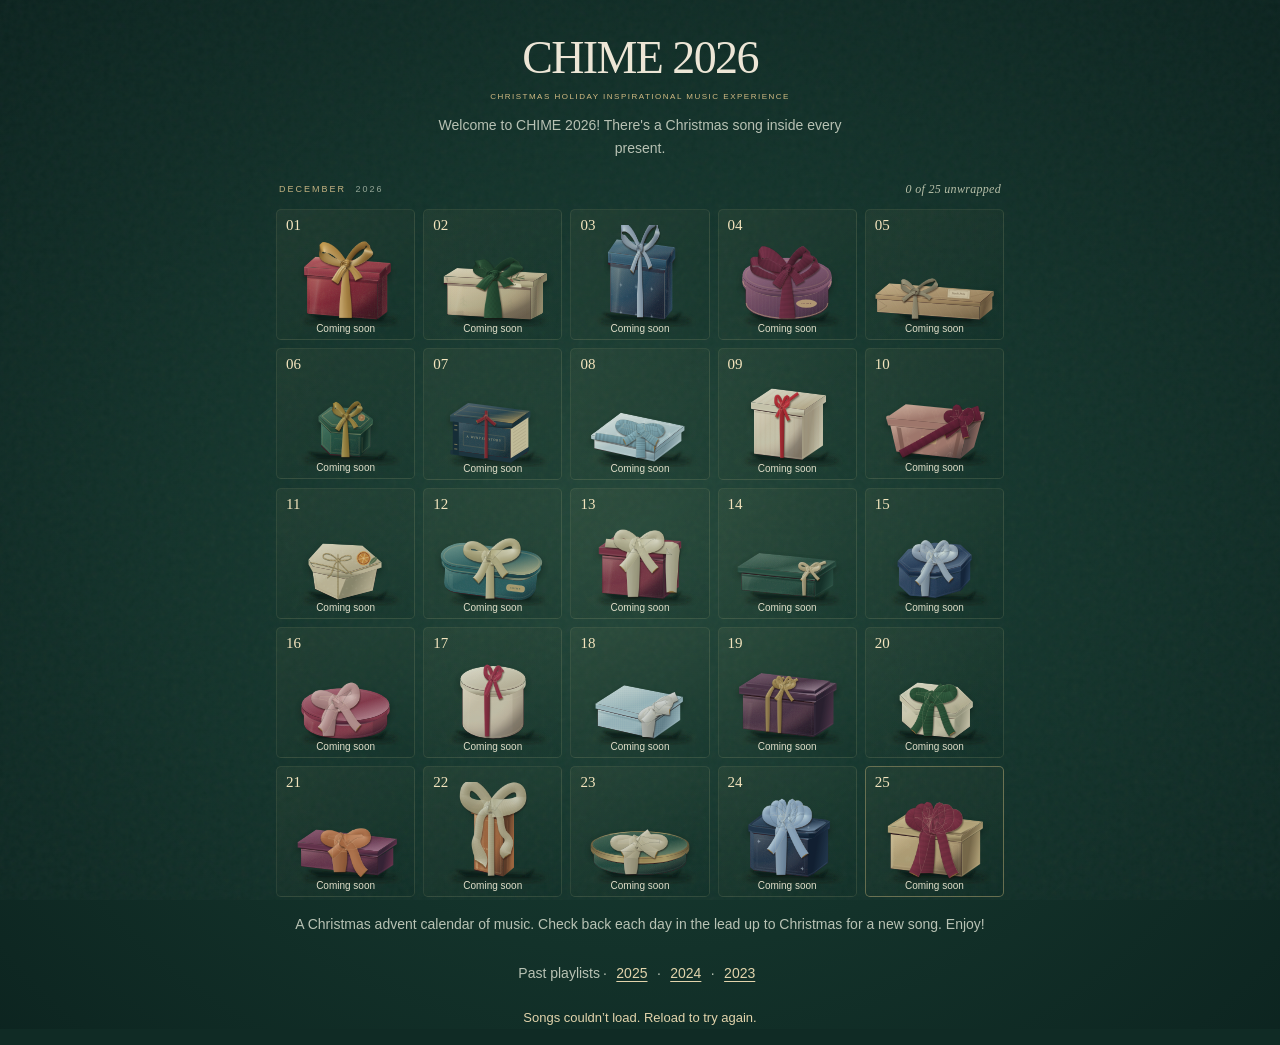
<file: index.html>
<!doctype html>
<html lang="en">
<head>
  <meta charset="utf-8">
  <meta name="viewport" content="width=device-width, initial-scale=1">
  <meta name="theme-color" content="#102c27">
  <title>CHIME 2026</title>
  <link rel="stylesheet" href="style.css">
  <link rel="stylesheet" href="calendar.css">
  <script src="assets/audio/samples.js" defer></script>
  <script src="assets/audio/christmas-music.js" defer></script>
  <script src="audio.js" defer></script>
  <script src="confetti.js" defer></script>
  <script src="script.js" defer></script>
  <script src="studies.js" defer></script>
  <script src="sheet-songs.js" defer></script>
  <script src="calendar.js" defer></script>
</head>
<body>
  <main>
    <h1>CHIME 2026</h1>
    <p class="eyebrow">Christmas Holiday Inspirational Music Experience</p>
    <!-- Edit the calendar welcome here. -->
    <p class="intro" id="calendar-welcome">Welcome to CHIME 2026! There's a Christmas song inside every present.</p>
    <!-- Edit the December 25 greeting here. -->
    <template id="christmas-greeting">Merry Christmas!</template>
    <div class="design-picker" id="present-studies" role="group" aria-label="Choose a present">
      <button data-design="crimson" aria-pressed="true"><i class="swatch crimson"></i><span><b>01 · Crimson botanical</b><small>Foil paper / gold satin</small></span></button>
      <button data-design="ivory" aria-pressed="false"><i class="swatch ivory"></i><span><b>02 · Woodland parcel</b><small>Ivory paper / forest weave</small></span></button>
      <button data-design="midnight" aria-pressed="false"><i class="swatch midnight"></i><span><b>03 · Midnight stars</b><small>Blue lustre / silver silk</small></span></button>
      <button data-design="plum" aria-pressed="false"><i class="swatch plum"></i><span><b>04 · Sugarplum hatbox</b><small>Round fluted paper / velvet rosette</small></span></button>
      <button data-design="kraft" aria-pressed="false"><i class="swatch kraft"></i><span><b>05 · The long way home</b><small>Folded kraft / offset linen tie</small></span></button>
      <button data-design="emerald" aria-pressed="false"><i class="swatch emerald"></i><span><b>06 · Emerald treasure</b><small>Octagonal box / petite silk bow</small></span></button>
      <button data-design="book" aria-pressed="false"><i class="swatch"></i><span><b>07 · A winter story</b><small>Book parcel / narrow knotted tape</small></span></button>
      <button data-design="frost" aria-pressed="false"><i class="swatch"></i><span><b>08 · Frost &amp; fold</b><small>Flat square / tailored grosgrain</small></span></button>
      <button data-design="ivoryStripe" aria-pressed="false"><i class="swatch"></i><span><b>09 · Ivory pinstripe</b><small>Fine gold rules / upright red bow</small></span></button>
      <button data-design="rose" aria-pressed="false"><i class="swatch"></i><span><b>10 · Rosewood carriage</b><small>Tapered trunk / diagonal corner tie</small></span></button>
      <button data-design="citrus" aria-pressed="false"><i class="swatch"></i><span><b>11 · Winter pantry</b><small>Hexagonal parcel / rustic twine</small></span></button>
      <button data-design="oval" aria-pressed="false"><i class="swatch"></i><span><b>12 · Peacock keepsake</b><small>Oval case / ivory butterfly bow</small></span></button>
      <button data-design="burgundy" aria-pressed="false"><i class="swatch"></i><span><b>13 · Burgundy keepsake</b><small>Deep square / ivory satin cross</small></span></button>
      <button data-design="forest" aria-pressed="false"><i class="swatch"></i><span><b>14 · Forest jewel case</b><small>Slim rectangle / champagne corner bow</small></span></button>
      <button data-design="nocturne" aria-pressed="false"><i class="swatch"></i><span><b>15 · Midnight octagon</b><small>Eight-sided box / sculpted silver bow</small></span></button>
      <button data-design="cranberry" aria-pressed="false"><i class="swatch"></i><span><b>16 · Cranberry round</b><small>Low round box / asymmetrical blush satin</small></span></button>
      <button data-design="ivoryHatbox" aria-pressed="false"><i class="swatch"></i><span><b>17 · Ivory hatbox</b><small>Tall round box / upright cranberry bow</small></span></button>
      <button data-design="glacier" aria-pressed="false"><i class="swatch"></i><span><b>18 · Glacier linen</b><small>Shallow square / diagonal pearl bow</small></span></button>
      <button data-design="plumStep" aria-pressed="false"><i class="swatch"></i><span><b>19 · Plum tiered case</b><small>Stepped lid / twin antique-gold bands</small></span></button>
      <button data-design="evergreen" aria-pressed="false"><i class="swatch"></i><span><b>20 · Evergreen hexagon</b><small>Cream sprigs / long green grosgrain tails</small></span></button>
      <button data-design="mulberry" aria-pressed="false"><i class="swatch"></i><span><b>21 · Mulberry velvet</b><small>Soft copper satin / one long tail</small></span></button>
      <button data-design="copper" aria-pressed="false"><i class="swatch"></i><span><b>22 · Copper candlelight</b><small>Slender tower / oversized organza</small></span></button>
      <button data-design="brassOval" aria-pressed="false"><i class="swatch"></i><span><b>23 · Evergreen oval</b><small>Brushed brass / flat cream bow</small></span></button>
      <button data-design="christmasEve" aria-pressed="false"><i class="swatch"></i><span><b>24 · Christmas Eve</b><small>Beveled midnight / layered silver-blue bow</small></span></button>
      <button data-design="christmasDay" aria-pressed="false"><i class="swatch"></i><span><b>25 · Christmas Day</b><small>Embossed champagne / layered cranberry velvet</small></span></button>
    </div>
    <a class="preview-jump" href="#stage">View selected present ↓</a>
    <p class="design-note" id="design-note">Crimson botanical · A classic keepsake box with generous satin loops.</p>
    <div class="stage" id="stage">
      <div class="halo" aria-hidden="true"></div>
      <svg class="gift" viewBox="0 0 600 490" role="group" aria-labelledby="gift-title gift-desc">
        <title id="gift-title">A crimson Christmas present tied with a golden bow</title>
        <desc id="gift-desc">The bow unties, the ribbon slips away, and the lid lifts to reveal a preview card.</desc>
        <defs>
          <linearGradient id="paper-front" x1="0" y1="0" x2="1" y2=".8"><stop stop-color="#bc4752"/><stop offset=".32" stop-color="#9b293b"/><stop offset=".72" stop-color="#7d1c30"/><stop offset="1" stop-color="#541323"/></linearGradient>
          <linearGradient id="paper-side" x1="0" y1="0" x2="1" y2=".4"><stop stop-color="#631a2b"/><stop offset=".5" stop-color="#481321"/><stop offset="1" stop-color="#6d2130"/></linearGradient>
          <linearGradient id="lid-top" x1="0" y1="0" x2=".8" y2="1"><stop stop-color="#e18a80"/><stop offset=".16" stop-color="#c85c64"/><stop offset=".6" stop-color="#a93849"/><stop offset="1" stop-color="#8f283d"/></linearGradient>
          <linearGradient id="lid-front" x1="0" y1="0" x2="0" y2="1"><stop stop-color="#cf6871"/><stop offset=".12" stop-color="#b74b59"/><stop offset=".65" stop-color="#9a3043"/><stop offset=".88" stop-color="#762034"/><stop offset="1" stop-color="#bc5662"/></linearGradient>
          <radialGradient id="paper-bloom" cx=".15" cy=".08" r=".95"><stop stop-color="#ffd3ac" stop-opacity=".14"/><stop offset=".6" stop-color="#ffad8b" stop-opacity="0"/><stop offset="1" stop-color="#210715" stop-opacity=".25"/></radialGradient>
          <linearGradient id="paper-reflection" x1="0" y1="0" x2="1" y2=".25"><stop stop-color="#fff1d5" stop-opacity="0"/><stop offset=".36" stop-color="#ffe2c1" stop-opacity=".16"/><stop offset=".49" stop-color="#fff4dc" stop-opacity=".25"/><stop offset=".67" stop-color="#ffc99b" stop-opacity=".035"/><stop offset="1" stop-color="#fff1d5" stop-opacity="0"/></linearGradient>
          <linearGradient id="fold-light"><stop stop-color="#350d22" stop-opacity=".05"/><stop offset=".45" stop-color="#310d1d" stop-opacity=".3"/><stop offset=".5" stop-color="#f5a18f" stop-opacity=".28"/><stop offset=".7" stop-color="#c26562" stop-opacity=".07"/><stop offset="1" stop-color="#962c3b" stop-opacity="0"/></linearGradient>
          <linearGradient id="lid-reflection" x1="0" y1="0" x2=".2" y2="1"><stop stop-color="#fff1df" stop-opacity=".27"/><stop offset=".3" stop-color="#f2c4ac" stop-opacity=".03"/><stop offset=".8" stop-color="#ffd5a7" stop-opacity=".1"/><stop offset="1" stop-color="#39101c" stop-opacity=".13"/></linearGradient>
          <filter id="reflection-soft" x="-10%" y="-40%" width="120%" height="180%"><feGaussianBlur stdDeviation="2.4"/></filter>
          <filter id="paper-fibre" x="0" y="0" width="100%" height="100%"><feTurbulence type="fractalNoise" baseFrequency=".92" numOctaves="2" stitchTiles="stitch" result="noise"/><feColorMatrix in="noise" type="saturate" values="0"/><feComponentTransfer><feFuncA type="linear" slope=".035"/></feComponentTransfer><feBlend in="SourceGraphic" mode="soft-light"/><feComposite in2="SourceGraphic" operator="in"/></filter>
          <filter id="contact" x="-20%" y="-100%" width="140%" height="300%"><feGaussianBlur stdDeviation="2.8"/></filter>
          <radialGradient id="ground-light"><stop stop-color="#e0b575" stop-opacity=".12"/><stop offset="1" stop-color="#d9bd82" stop-opacity="0"/></radialGradient>
          <pattern id="botanical" width="66" height="72" patternUnits="userSpaceOnUse" patternTransform="skewY(4.6)">
            <g fill="none" stroke="#e6b781" stroke-width=".6" opacity=".28"><path d="M20 52L31 21M24 40l-7-11m9 6-1-12m-3 23-9-8m15-6 9-7m-11 15 12-7m-14 13 11-5"/><path d="M49 12v5m-2.5-2.5h5"/></g><circle cx="49" cy="51" r=".8" fill="#efc690" opacity=".3"/>
          </pattern>
          <radialGradient id="christmas-interior-light"><stop stop-color="#ffe6a6" stop-opacity=".65"/><stop offset=".4" stop-color="#e6bf6b" stop-opacity=".24"/><stop offset="1" stop-color="#d7ac51" stop-opacity="0"/></radialGradient>
          <linearGradient id="christmas-fan-light" x1="0" y1="1" x2="0" y2="0"><stop stop-color="#fff4d0" stop-opacity=".78"/><stop offset=".45" stop-color="#f9dfa2" stop-opacity=".4"/><stop offset="1" stop-color="#fff3d3" stop-opacity="0"/></linearGradient>
          <filter id="christmas-fan-soft" x="-25%" y="-25%" width="150%" height="150%"><feGaussianBlur stdDeviation="8"/></filter>
          <radialGradient id="light"><stop stop-color="#ffedb1" stop-opacity=".9"/><stop offset=".35" stop-color="#efc976" stop-opacity=".28"/><stop offset="1" stop-color="#e5bb62" stop-opacity="0"/></radialGradient>
          <filter id="shadow" x="-50%" y="-50%" width="200%" height="220%"><feDropShadow dx="0" dy="12" stdDeviation="10" flood-color="#020d0b" flood-opacity=".4"/></filter>
          <filter id="soft" x="-30%" y="-150%" width="160%" height="400%"><feGaussianBlur stdDeviation="9"/></filter>
        </defs>
        <ellipse cx="309" cy="425" rx="200" ry="41" fill="url(#ground-light)"/>
        <ellipse cx="317" cy="425" rx="156" ry="19" fill="#010c09" opacity=".5" filter="url(#soft)"/>
        <path d="M173 398L406 417L440 393L422 423L210 420Z" fill="#010a08" opacity=".62" filter="url(#contact)"/>
        <g class="christmas-light-fan" opacity="0" aria-hidden="true" fill="url(#christmas-fan-light)" filter="url(#christmas-fan-soft)">
          <path d="M300 322L48 60Q300-25 552 60Z"/>
          <path d="M300 322L137 28Q300-10 463 28Z" opacity=".48"/>
          <path d="M300 322L232 8H368Z" opacity=".3"/>
        </g>
        <g id="design-shape"><g class="present">
          <path d="M173 273L207 243L439 262L405 293V419L173 400Z" fill="#3f1822"/>
          <path d="M184 273L210 252L426 269L402 288Z" fill="#211715"/>
          <path d="M178 275L207 249L435 266L405 291Z" fill="none" stroke="#c38e70" stroke-width="2" stroke-opacity=".55"/>
          <ellipse class="inner-light" cx="300" cy="260" rx="135" ry="100" fill="url(#light)"/>
          <g class="box-lid" filter="url(#shadow)">
            <path d="M164 270L413 291L450 258L446 264L413 299L164 277Z" fill="#421421"/>
            <path d="M163 244L200 211L450 232L413 265Z" fill="url(#lid-top)" filter="url(#paper-fibre)"/>
            <path d="M163 244L200 211L450 232L413 265Z" fill="url(#botanical)" opacity=".65"/>
            <path d="M164 244L201 212L449 232L412 264Z" fill="url(#lid-reflection)"/>
            <path d="M190 239Q239 218 281 222L347 230Q264 231 202 247Z" fill="url(#paper-reflection)" opacity=".5" filter="url(#reflection-soft)"/>
            <path d="M413 265L450 232V260L413 293Z" fill="url(#paper-side)"/>
            <path d="M163 244L413 265V293L163 272Z" fill="url(#lid-front)" filter="url(#paper-fibre)"/>
            <path d="M164 245L413 266L449 234M165 269L412 290" fill="none" stroke="#f4ae9a" stroke-width=".9" stroke-opacity=".63"/>
            <path d="M413 266V290L448 259" fill="none" stroke="#e68a7d" stroke-width=".7" stroke-opacity=".35"/>
            <path d="M170 251L408 271M170 265L408 285" stroke="#e6b27f" stroke-width=".6" opacity=".35"/>
            <path d="M200 212L447 233" stroke="#ffbda5" stroke-width=".7" opacity=".45"/>
            <path d="M421 260L438 238L449 233L439 253Z" fill="url(#fold-light)" opacity=".7"/>
            <path d="M164 246L180 251L186 272L176 272Z" fill="url(#fold-light)" opacity=".6"/>
          </g>
          <g class="song-card" filter="url(#shadow)">
            <rect x="197" y="233" width="207" height="181" rx="5" fill="#faf2df"/>
            <rect x="205" y="241" width="191" height="165" rx="2" fill="none" stroke="#c6aa71" stroke-width=".7"/>
            <path d="M289 259h23m-18-5 6 5-6 5m12-10-6 5 6 5" fill="none" stroke="#a8874a" stroke-width="1"/>

            <text class="card-title">
              <tspan x="300" y="302" font-size="28">CHIME</tspan>
              <tspan x="300" y="327" class="card-day"></tspan>
            </text>

          </g>
          <g class="box-body">
            <path d="M405 292L439 263V391Q439 394 436 397L405 420Z" fill="url(#paper-side)" filter="url(#paper-fibre)"/>
            <path d="M173 273L405 292V420L176 401Q173 400 173 397Z" fill="url(#paper-front)" filter="url(#paper-fibre)"/>
            <path d="M173 273L405 292V420L176 401Q173 400 173 397Z" fill="url(#paper-bloom)"/>
            <path d="M173 273L405 292V420L176 401Q173 400 173 397Z" fill="url(#botanical)"/>
            <path d="M405 292L439 263V392L405 420Z" fill="url(#botanical)" opacity=".3"/>
            <path d="M174 274L404 293V301L174 282Z" fill="#2b0a17" opacity=".35"/>
            <path d="M183 289L395 306V408L183 390Z" fill="none" stroke="#edbf88" stroke-width=".65" opacity=".12"/>
            <path d="M186 292L392 309V404L186 387Z" fill="none" stroke="#edbf88" stroke-width=".4" opacity=".06"/>
            <path d="M176 284L238 289Q220 331 242 405L179 400Q188 358 176 284Z" fill="url(#paper-reflection)" opacity=".65"/>
            <path d="M175 391Q202 380 240 387L267 408L176 400Z" fill="url(#fold-light)" opacity=".22"/>
            <path d="M407 294L437 268L426 331L407 358Z" fill="url(#fold-light)" opacity=".35"/>
            <path d="M408 360L427 332L438 391L407 417Z" fill="url(#fold-light)" opacity=".28"/>
            <path d="M408 295L426 331L437 272M408 415L426 333L438 390" fill="none" stroke="#e5a78b" stroke-width=".55" opacity=".12"/>
            <path d="M176 395Q205 386 236 391" fill="none" stroke="#f5ad91" stroke-width=".55" opacity=".12"/>
            <path d="M174 282V396Q174 399 178 399L402 418M405 298V416" fill="none" stroke="#f6ab91" stroke-width=".8" opacity=".36"/>
            <path d="M437 273V390L410 413" fill="none" stroke="#e2967d" stroke-width=".6" opacity=".2"/>
            <path d="M405 298V418" stroke="#330a17" stroke-width="1.2" opacity=".6"/>
            <path d="M206 247L178 272M418 400L433 387" stroke="#d58c77" stroke-width=".6" opacity=".22"/>
          </g>
          <g class="ribbon-slot" aria-hidden="true"></g>

        </g>
        </g>
      </svg>
      <div class="ribbon-plane" aria-hidden="true"><canvas id="ribbon-canvas" width="1200" height="980"></canvas><svg class="ribbon-effects" viewBox="0 0 600 490"><g class="sparkles" fill="#f7df9e"><path d="M221 182l2 7 7 2-7 2-2 7-2-7-7-2 7-2Z"/><path d="M388 205l2 5 5 2-5 2-2 5-2-5-5-2 5-2Z"/><path d="M338 146l1 5 5 1-5 2-1 5-2-5-5-2 5-1Z"/><circle cx="245" cy="150" r="1.8"/><circle cx="366" cy="172" r="1.5"/><circle cx="190" cy="235" r="1.4"/></g></svg></div>
      <button class="open-gift" id="open-gift" aria-label="Unwrap the selected present"><span>Click to unwrap <span aria-hidden="true">↗</span></span></button>
    </div>
    <div class="under-gift"><p id="status" role="status" aria-live="polite">A little Christmas magic awaits.</p><button id="replay" class="replay"><span aria-hidden="true">↻</span> Reset wrapping</button><a class="preview-jump" href="#present-studies">↑ Compare all twenty</a></div>
  </main>
</body>
</html>
</file>
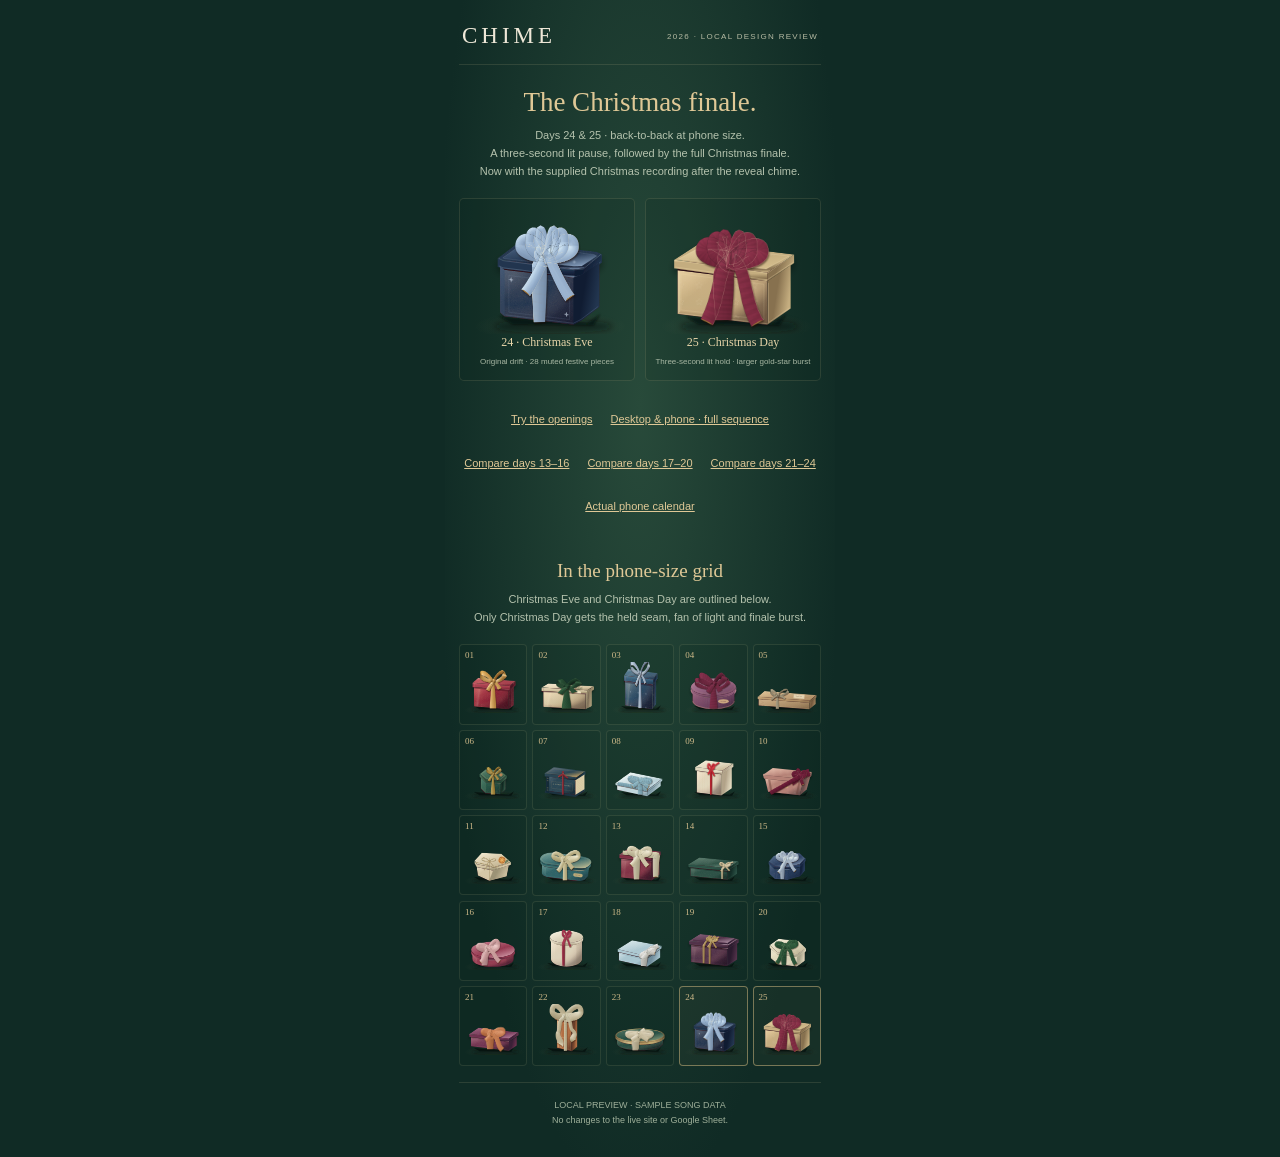
<file: previews/index.html>
<!doctype html><html lang="en"><meta charset="utf-8"><meta name="viewport" content="width=device-width,initial-scale=1"><title>CHIME · CHIME Christmas finale review</title><style>
*{box-sizing:border-box}body{margin:0;background:#102b25;color:#eee7d7;font-family:Arial,sans-serif}.phone{width:min(390px,100%);margin:auto;padding:23px 14px 30px;background:radial-gradient(ellipse at 50% 35%,#284a3a,#102b25 75%)}header{display:flex;justify-content:space-between;align-items:center;border-bottom:1px solid #c5bc8f26;padding:0 3px 15px}.wordmark{font:23px Georgia,serif;letter-spacing:4px}header small{font-size:8px;letter-spacing:1.3px;color:#b6bba4}h1{font:normal 27px Georgia,serif;color:#dfc896;text-align:center;margin:22px 0 8px}.intro{font:11px/1.65 Arial,sans-serif;color:#b4c2ad;text-align:center;margin:0 6px 18px}.four{display:grid;grid-template-columns:repeat(2,minmax(0,1fr));gap:10px}figure{margin:0;border:1px solid #c5bc8f26;border-radius:5px;background:#051d1720;overflow:hidden;padding:5px 3px 12px}figure img{width:100%;height:auto;display:block}figcaption{text-align:center}figcaption b{display:block;font:normal 12px/1.4 Georgia,serif;color:#e6d4a8}figcaption small{display:block;font:8px/1.5 Arial,sans-serif;color:#a9b8a4;margin-top:5px}h2{font:normal 19px Georgia,serif;color:#dfc896;text-align:center;margin:34px 0 8px}.collection{display:grid;grid-template-columns:repeat(5,minmax(0,1fr));gap:5px}.tile{position:relative;min-width:0;aspect-ratio:.85;padding:10px 0 3px;border:1px solid #b9b58a24;border-radius:4px;display:flex;align-items:center;justify-content:center;background:#061e171c}.tile.new{border-color:#c9b37c8c;background:#bda6640b}.tile span{position:absolute;left:5px;top:5px;font:9px Georgia,serif;color:#cfba89}.tile img{width:100%;height:100%;object-fit:contain}.tile i{font:23px Georgia,serif;color:#aaa16b;font-style:normal}nav{text-align:center;display:flex;flex-wrap:wrap;justify-content:center;gap:6px 18px;margin:20px 0}a{color:#dfc896;font-size:11px;line-height:1.6;padding:10px 0}footer{text-align:center;font:9px/1.6 Arial,sans-serif;color:#9eaf99;border-top:1px solid #c5bc8f26;padding-top:15px;margin-top:16px}
</style><main class="phone"><header><span class="wordmark">CHIME</span><small>2026 · LOCAL DESIGN REVIEW</small></header><h1>The Christmas finale.</h1><p class="intro">Days 24 &amp; 25 · back-to-back at phone size.<br>A three-second lit pause, followed by the full Christmas finale.<br>Now with the supplied Christmas recording after the reveal chime.</p><div class="four"><figure><img src="closed-24.svg" width="440" height="340" alt="Closed christmas eve"><figcaption><b>24 · Christmas Eve</b><small>Original drift · 28 muted festive pieces</small></figcaption></figure><figure><img src="closed-25.svg" width="440" height="340" alt="Closed christmas day"><figcaption><b>25 · Christmas Day</b><small>Three-second lit hold · larger gold-star burst</small></figcaption></figure></div><nav><a href="../index.html">Try the openings</a><a href="reveal-flow.html">Desktop &amp; phone · full sequence</a><a href="boxes-13-16.html">Compare days 13–16</a><a href="boxes-17-20.html">Compare days 17–20</a><a href="boxes-21-24.html">Compare days 21–24</a><a href="24-25-celebration-calendar-phone.png">Actual phone calendar</a></nav><h2>In the phone-size grid</h2><p class="intro">Christmas Eve and Christmas Day are outlined below.<br>Only Christmas Day gets the held seam, fan of light and finale burst.</p><div class="collection"><div class="tile "><span>01</span><img src="closed-1.svg" width="440" height="340" alt="Day 1 closed present"></div><div class="tile "><span>02</span><img src="closed-2.svg" width="440" height="340" alt="Day 2 closed present"></div><div class="tile "><span>03</span><img src="closed-3.svg" width="440" height="340" alt="Day 3 closed present"></div><div class="tile "><span>04</span><img src="closed-4.svg" width="440" height="340" alt="Day 4 closed present"></div><div class="tile "><span>05</span><img src="closed-5.svg" width="440" height="340" alt="Day 5 closed present"></div><div class="tile "><span>06</span><img src="closed-6.svg" width="440" height="340" alt="Day 6 closed present"></div><div class="tile "><span>07</span><img src="closed-7.svg" width="440" height="340" alt="Day 7 closed present"></div><div class="tile "><span>08</span><img src="closed-8.svg" width="440" height="340" alt="Day 8 closed present"></div><div class="tile "><span>09</span><img src="closed-day-9.svg" width="440" height="340" alt="Day 9 closed present"></div><div class="tile "><span>10</span><img src="closed-10.svg" width="440" height="340" alt="Day 10 closed present"></div><div class="tile "><span>11</span><img src="closed-11.svg" width="440" height="340" alt="Day 11 closed present"></div><div class="tile "><span>12</span><img src="closed-12.svg" width="440" height="340" alt="Day 12 closed present"></div><div class="tile "><span>13</span><img src="closed-13.svg" width="440" height="340" alt="Day 13 closed present"></div><div class="tile "><span>14</span><img src="closed-14.svg" width="440" height="340" alt="Day 14 closed present"></div><div class="tile "><span>15</span><img src="closed-15.svg" width="440" height="340" alt="Day 15 closed present"></div><div class="tile "><span>16</span><img src="closed-16.svg" width="440" height="340" alt="Day 16 closed present"></div><div class="tile "><span>17</span><img src="closed-17.svg" width="440" height="340" alt="Day 17 closed present"></div><div class="tile "><span>18</span><img src="closed-18.svg" width="440" height="340" alt="Day 18 closed present"></div><div class="tile "><span>19</span><img src="closed-19.svg" width="440" height="340" alt="Day 19 closed present"></div><div class="tile "><span>20</span><img src="closed-20.svg" width="440" height="340" alt="Day 20 closed present"></div><div class="tile "><span>21</span><img src="closed-21.svg" width="440" height="340" alt="Day 21 closed present"></div><div class="tile "><span>22</span><img src="closed-day-22.svg" width="440" height="340" alt="Day 22 closed present"></div><div class="tile "><span>23</span><img src="closed-23.svg" width="440" height="340" alt="Day 23 closed present"></div><div class="tile new"><span>24</span><img src="closed-24.svg" width="440" height="340" alt="Day 24 closed present"></div><div class="tile new"><span>25</span><img src="closed-25.svg" width="440" height="340" alt="Day 25 closed present"></div></div><footer>LOCAL PREVIEW · SAMPLE SONG DATA<br>No changes to the live site or Google Sheet.</footer></main></html>
</file>
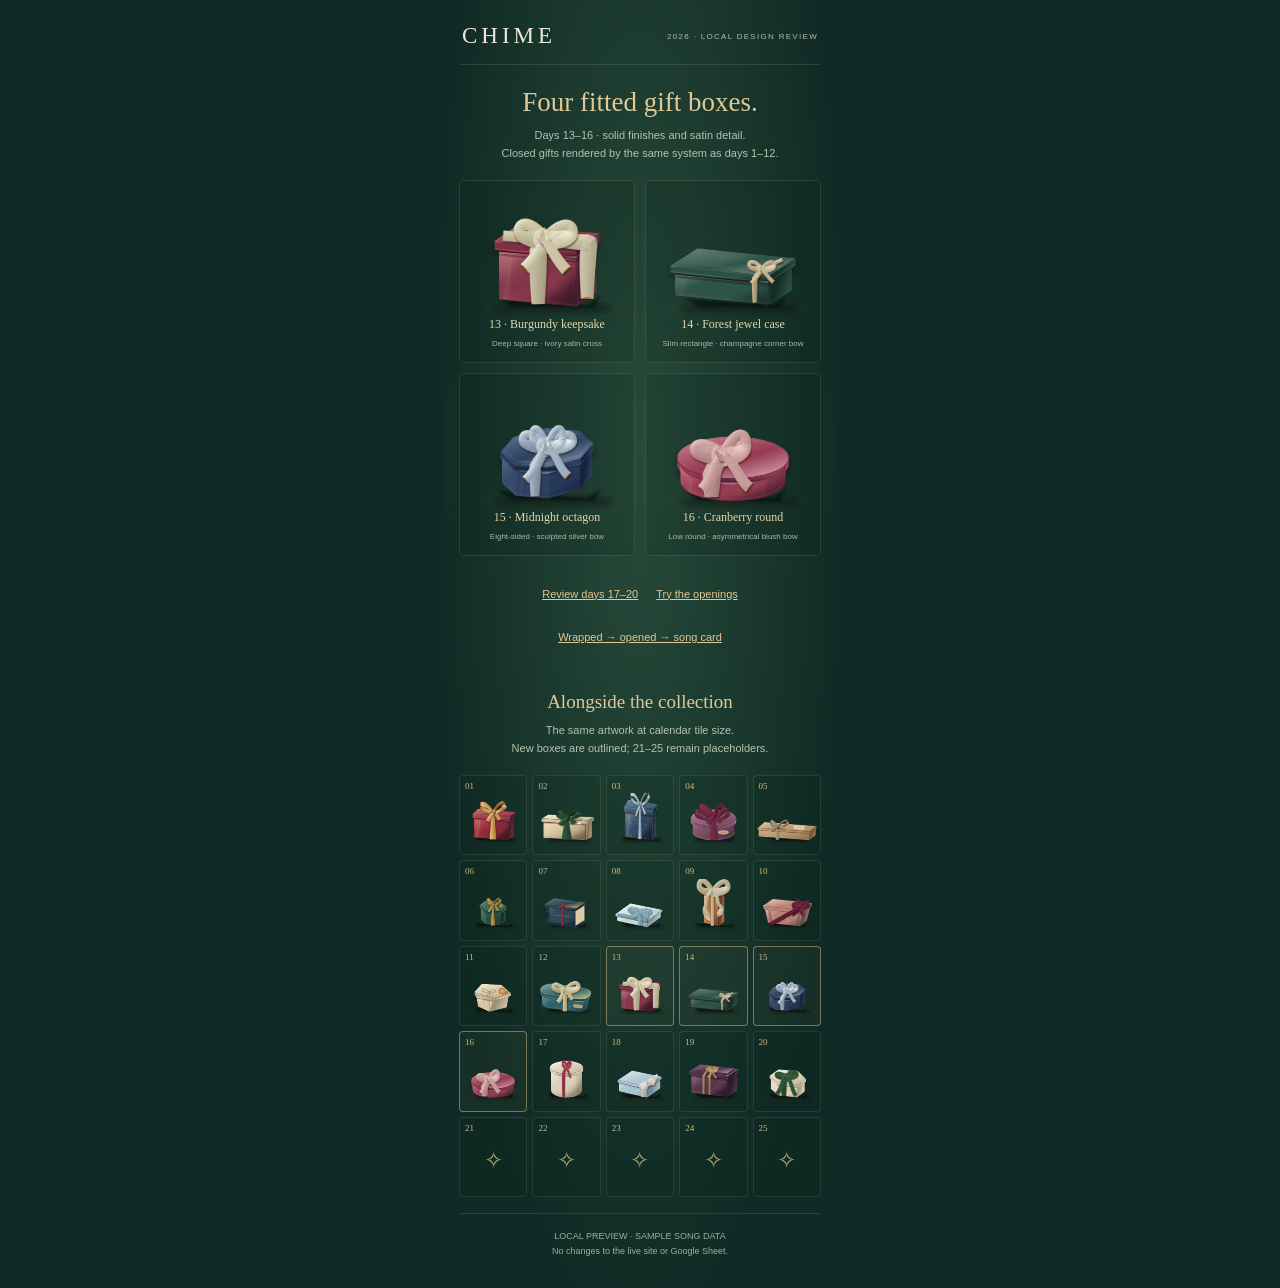
<file: previews/boxes-13-16.html>
<!doctype html><html lang="en"><meta charset="utf-8"><meta name="viewport" content="width=device-width,initial-scale=1"><title>CHIME · Four gift boxes</title><style>
*{box-sizing:border-box}body{margin:0;background:#102b25;color:#eee7d7;font-family:Arial,sans-serif}.phone{width:min(390px,100%);margin:auto;padding:23px 14px 30px;background:radial-gradient(ellipse at 50% 35%,#284a3a,#102b25 75%)}header{display:flex;justify-content:space-between;align-items:center;border-bottom:1px solid #c5bc8f26;padding:0 3px 15px}.wordmark{font:23px Georgia,serif;letter-spacing:4px}header small{font-size:8px;letter-spacing:1.3px;color:#b6bba4}h1{font:normal 27px Georgia,serif;color:#dfc896;text-align:center;margin:22px 0 8px}.intro{font:11px/1.65 Arial,sans-serif;color:#b4c2ad;text-align:center;margin:0 6px 18px}.four{display:grid;grid-template-columns:repeat(2,minmax(0,1fr));gap:10px}figure{margin:0;border:1px solid #c5bc8f26;border-radius:5px;background:#051d1720;overflow:hidden;padding:5px 3px 12px}figure img{width:100%;height:auto;display:block}figcaption{text-align:center}figcaption b{display:block;font:normal 12px/1.4 Georgia,serif;color:#e6d4a8}figcaption small{display:block;font:8px/1.5 Arial,sans-serif;color:#a9b8a4;margin-top:5px}h2{font:normal 19px Georgia,serif;color:#dfc896;text-align:center;margin:34px 0 8px}.collection{display:grid;grid-template-columns:repeat(5,minmax(0,1fr));gap:5px}.tile{position:relative;min-width:0;aspect-ratio:.85;padding:10px 0 3px;border:1px solid #b9b58a24;border-radius:4px;display:flex;align-items:center;justify-content:center;background:#061e171c}.tile.new{border-color:#c9b37c8c;background:#bda6640b}.tile span{position:absolute;left:5px;top:5px;font:9px Georgia,serif;color:#cfba89}.tile img{width:100%;height:100%;object-fit:contain}.tile i{font:23px Georgia,serif;color:#aaa16b;font-style:normal}nav{text-align:center;display:flex;flex-wrap:wrap;justify-content:center;gap:6px 18px;margin:20px 0}a{color:#dfc896;font-size:11px;line-height:1.6;padding:10px 0}footer{text-align:center;font:9px/1.6 Arial,sans-serif;color:#9eaf99;border-top:1px solid #c5bc8f26;padding-top:15px;margin-top:16px}
</style><main class="phone"><header><span class="wordmark">CHIME</span><small>2026 · LOCAL DESIGN REVIEW</small></header><h1>Four fitted gift boxes.</h1><p class="intro">Days 13–16 · solid finishes and satin detail.<br>Closed gifts rendered by the same system as days 1–12.</p><div class="four"><figure><img src="closed-13.svg" width="440" height="340" alt="Closed burgundy keepsake"><figcaption><b>13 · Burgundy keepsake</b><small>Deep square · ivory satin cross</small></figcaption></figure><figure><img src="closed-14.svg" width="440" height="340" alt="Closed forest jewel case"><figcaption><b>14 · Forest jewel case</b><small>Slim rectangle · champagne corner bow</small></figcaption></figure><figure><img src="closed-15.svg" width="440" height="340" alt="Closed midnight octagon"><figcaption><b>15 · Midnight octagon</b><small>Eight-sided · sculpted silver bow</small></figcaption></figure><figure><img src="closed-16.svg" width="440" height="340" alt="Closed cranberry round"><figcaption><b>16 · Cranberry round</b><small>Low round · asymmetrical blush bow</small></figcaption></figure></div><nav><a href="index.html">Review days 17–20</a><a href="../index.html">Try the openings</a><a href="reveal-13-16.html">Wrapped → opened → song card</a></nav><h2>Alongside the collection</h2><p class="intro">The same artwork at calendar tile size.<br>New boxes are outlined; 21–25 remain placeholders.</p><div class="collection"><div class="tile "><span>01</span><img src="closed-1.svg" width="440" height="340" alt="Day 1 closed present"></div><div class="tile "><span>02</span><img src="closed-2.svg" width="440" height="340" alt="Day 2 closed present"></div><div class="tile "><span>03</span><img src="closed-3.svg" width="440" height="340" alt="Day 3 closed present"></div><div class="tile "><span>04</span><img src="closed-4.svg" width="440" height="340" alt="Day 4 closed present"></div><div class="tile "><span>05</span><img src="closed-5.svg" width="440" height="340" alt="Day 5 closed present"></div><div class="tile "><span>06</span><img src="closed-6.svg" width="440" height="340" alt="Day 6 closed present"></div><div class="tile "><span>07</span><img src="closed-7.svg" width="440" height="340" alt="Day 7 closed present"></div><div class="tile "><span>08</span><img src="closed-8.svg" width="440" height="340" alt="Day 8 closed present"></div><div class="tile "><span>09</span><img src="closed-9.svg" width="440" height="340" alt="Day 9 closed present"></div><div class="tile "><span>10</span><img src="closed-10.svg" width="440" height="340" alt="Day 10 closed present"></div><div class="tile "><span>11</span><img src="closed-11.svg" width="440" height="340" alt="Day 11 closed present"></div><div class="tile "><span>12</span><img src="closed-12.svg" width="440" height="340" alt="Day 12 closed present"></div><div class="tile new"><span>13</span><img src="closed-13.svg" width="440" height="340" alt="Day 13 closed present"></div><div class="tile new"><span>14</span><img src="closed-14.svg" width="440" height="340" alt="Day 14 closed present"></div><div class="tile new"><span>15</span><img src="closed-15.svg" width="440" height="340" alt="Day 15 closed present"></div><div class="tile new"><span>16</span><img src="closed-16.svg" width="440" height="340" alt="Day 16 closed present"></div><div class="tile "><span>17</span><img src="closed-17.svg" width="440" height="340" alt="Day 17 closed present"></div><div class="tile "><span>18</span><img src="closed-18.svg" width="440" height="340" alt="Day 18 closed present"></div><div class="tile "><span>19</span><img src="closed-19.svg" width="440" height="340" alt="Day 19 closed present"></div><div class="tile "><span>20</span><img src="closed-20.svg" width="440" height="340" alt="Day 20 closed present"></div><div class="tile "><span>21</span><i aria-hidden="true">✧</i></div><div class="tile "><span>22</span><i aria-hidden="true">✧</i></div><div class="tile "><span>23</span><i aria-hidden="true">✧</i></div><div class="tile "><span>24</span><i aria-hidden="true">✧</i></div><div class="tile "><span>25</span><i aria-hidden="true">✧</i></div></div><footer>LOCAL PREVIEW · SAMPLE SONG DATA<br>No changes to the live site or Google Sheet.</footer></main></html>
</file>
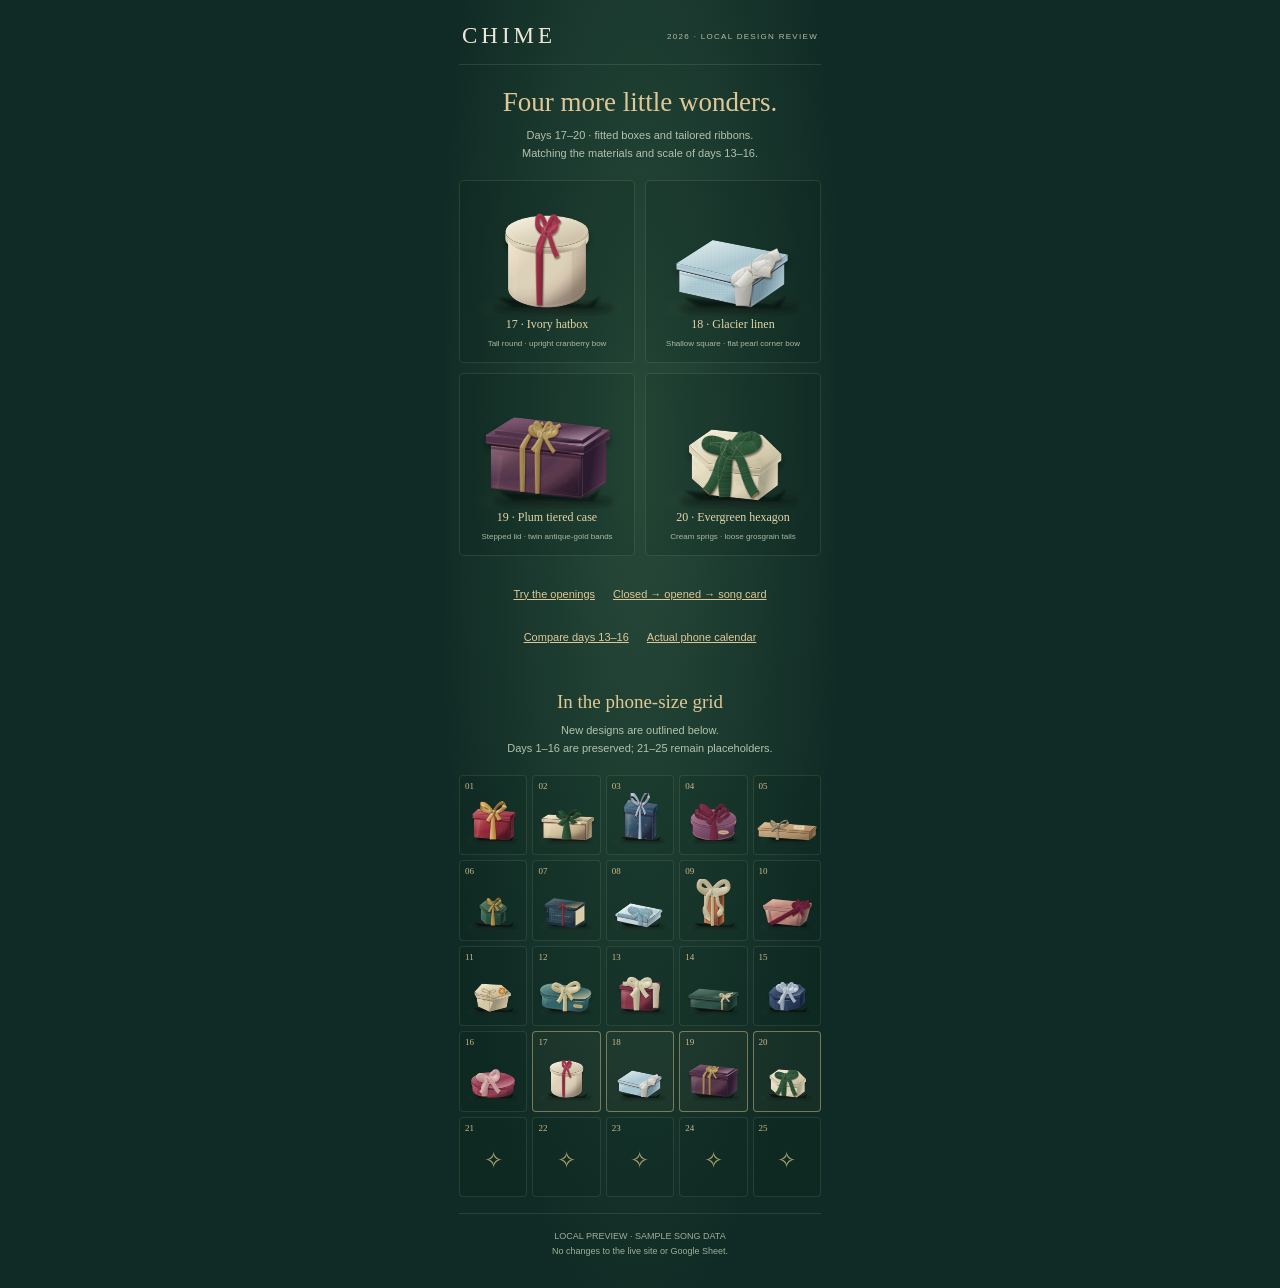
<file: previews/boxes-17-20.html>
<!doctype html><html lang="en"><meta charset="utf-8"><meta name="viewport" content="width=device-width,initial-scale=1"><title>CHIME · Presents 17–20 review</title><style>
*{box-sizing:border-box}body{margin:0;background:#102b25;color:#eee7d7;font-family:Arial,sans-serif}.phone{width:min(390px,100%);margin:auto;padding:23px 14px 30px;background:radial-gradient(ellipse at 50% 35%,#284a3a,#102b25 75%)}header{display:flex;justify-content:space-between;align-items:center;border-bottom:1px solid #c5bc8f26;padding:0 3px 15px}.wordmark{font:23px Georgia,serif;letter-spacing:4px}header small{font-size:8px;letter-spacing:1.3px;color:#b6bba4}h1{font:normal 27px Georgia,serif;color:#dfc896;text-align:center;margin:22px 0 8px}.intro{font:11px/1.65 Arial,sans-serif;color:#b4c2ad;text-align:center;margin:0 6px 18px}.four{display:grid;grid-template-columns:repeat(2,minmax(0,1fr));gap:10px}figure{margin:0;border:1px solid #c5bc8f26;border-radius:5px;background:#051d1720;overflow:hidden;padding:5px 3px 12px}figure img{width:100%;height:auto;display:block}figcaption{text-align:center}figcaption b{display:block;font:normal 12px/1.4 Georgia,serif;color:#e6d4a8}figcaption small{display:block;font:8px/1.5 Arial,sans-serif;color:#a9b8a4;margin-top:5px}h2{font:normal 19px Georgia,serif;color:#dfc896;text-align:center;margin:34px 0 8px}.collection{display:grid;grid-template-columns:repeat(5,minmax(0,1fr));gap:5px}.tile{position:relative;min-width:0;aspect-ratio:.85;padding:10px 0 3px;border:1px solid #b9b58a24;border-radius:4px;display:flex;align-items:center;justify-content:center;background:#061e171c}.tile.new{border-color:#c9b37c8c;background:#bda6640b}.tile span{position:absolute;left:5px;top:5px;font:9px Georgia,serif;color:#cfba89}.tile img{width:100%;height:100%;object-fit:contain}.tile i{font:23px Georgia,serif;color:#aaa16b;font-style:normal}nav{text-align:center;display:flex;flex-wrap:wrap;justify-content:center;gap:6px 18px;margin:20px 0}a{color:#dfc896;font-size:11px;line-height:1.6;padding:10px 0}footer{text-align:center;font:9px/1.6 Arial,sans-serif;color:#9eaf99;border-top:1px solid #c5bc8f26;padding-top:15px;margin-top:16px}
</style><main class="phone"><header><span class="wordmark">CHIME</span><small>2026 · LOCAL DESIGN REVIEW</small></header><h1>Four more little wonders.</h1><p class="intro">Days 17–20 · fitted boxes and tailored ribbons.<br>Matching the materials and scale of days 13–16.</p><div class="four"><figure><img src="closed-17.svg" width="440" height="340" alt="Closed ivory hatbox"><figcaption><b>17 · Ivory hatbox</b><small>Tall round · upright cranberry bow</small></figcaption></figure><figure><img src="closed-18.svg" width="440" height="340" alt="Closed glacier linen"><figcaption><b>18 · Glacier linen</b><small>Shallow square · flat pearl corner bow</small></figcaption></figure><figure><img src="closed-19.svg" width="440" height="340" alt="Closed plum tiered case"><figcaption><b>19 · Plum tiered case</b><small>Stepped lid · twin antique-gold bands</small></figcaption></figure><figure><img src="closed-20.svg" width="440" height="340" alt="Closed evergreen hexagon"><figcaption><b>20 · Evergreen hexagon</b><small>Cream sprigs · loose grosgrain tails</small></figcaption></figure></div><nav><a href="../index.html">Try the openings</a><a href="reveal-flow.html">Closed → opened → song card</a><a href="boxes-13-16.html">Compare days 13–16</a><a href="17-20-calendar-phone.png">Actual phone calendar</a></nav><h2>In the phone-size grid</h2><p class="intro">New designs are outlined below.<br>Days 1–16 are preserved; 21–25 remain placeholders.</p><div class="collection"><div class="tile "><span>01</span><img src="closed-1.svg" width="440" height="340" alt="Day 1 closed present"></div><div class="tile "><span>02</span><img src="closed-2.svg" width="440" height="340" alt="Day 2 closed present"></div><div class="tile "><span>03</span><img src="closed-3.svg" width="440" height="340" alt="Day 3 closed present"></div><div class="tile "><span>04</span><img src="closed-4.svg" width="440" height="340" alt="Day 4 closed present"></div><div class="tile "><span>05</span><img src="closed-5.svg" width="440" height="340" alt="Day 5 closed present"></div><div class="tile "><span>06</span><img src="closed-6.svg" width="440" height="340" alt="Day 6 closed present"></div><div class="tile "><span>07</span><img src="closed-7.svg" width="440" height="340" alt="Day 7 closed present"></div><div class="tile "><span>08</span><img src="closed-8.svg" width="440" height="340" alt="Day 8 closed present"></div><div class="tile "><span>09</span><img src="closed-9.svg" width="440" height="340" alt="Day 9 closed present"></div><div class="tile "><span>10</span><img src="closed-10.svg" width="440" height="340" alt="Day 10 closed present"></div><div class="tile "><span>11</span><img src="closed-11.svg" width="440" height="340" alt="Day 11 closed present"></div><div class="tile "><span>12</span><img src="closed-12.svg" width="440" height="340" alt="Day 12 closed present"></div><div class="tile "><span>13</span><img src="closed-13.svg" width="440" height="340" alt="Day 13 closed present"></div><div class="tile "><span>14</span><img src="closed-14.svg" width="440" height="340" alt="Day 14 closed present"></div><div class="tile "><span>15</span><img src="closed-15.svg" width="440" height="340" alt="Day 15 closed present"></div><div class="tile "><span>16</span><img src="closed-16.svg" width="440" height="340" alt="Day 16 closed present"></div><div class="tile new"><span>17</span><img src="closed-17.svg" width="440" height="340" alt="Day 17 closed present"></div><div class="tile new"><span>18</span><img src="closed-18.svg" width="440" height="340" alt="Day 18 closed present"></div><div class="tile new"><span>19</span><img src="closed-19.svg" width="440" height="340" alt="Day 19 closed present"></div><div class="tile new"><span>20</span><img src="closed-20.svg" width="440" height="340" alt="Day 20 closed present"></div><div class="tile "><span>21</span><i aria-hidden="true">✧</i></div><div class="tile "><span>22</span><i aria-hidden="true">✧</i></div><div class="tile "><span>23</span><i aria-hidden="true">✧</i></div><div class="tile "><span>24</span><i aria-hidden="true">✧</i></div><div class="tile "><span>25</span><i aria-hidden="true">✧</i></div></div><footer>LOCAL PREVIEW · SAMPLE SONG DATA<br>No changes to the live site or Google Sheet.</footer></main></html>
</file>
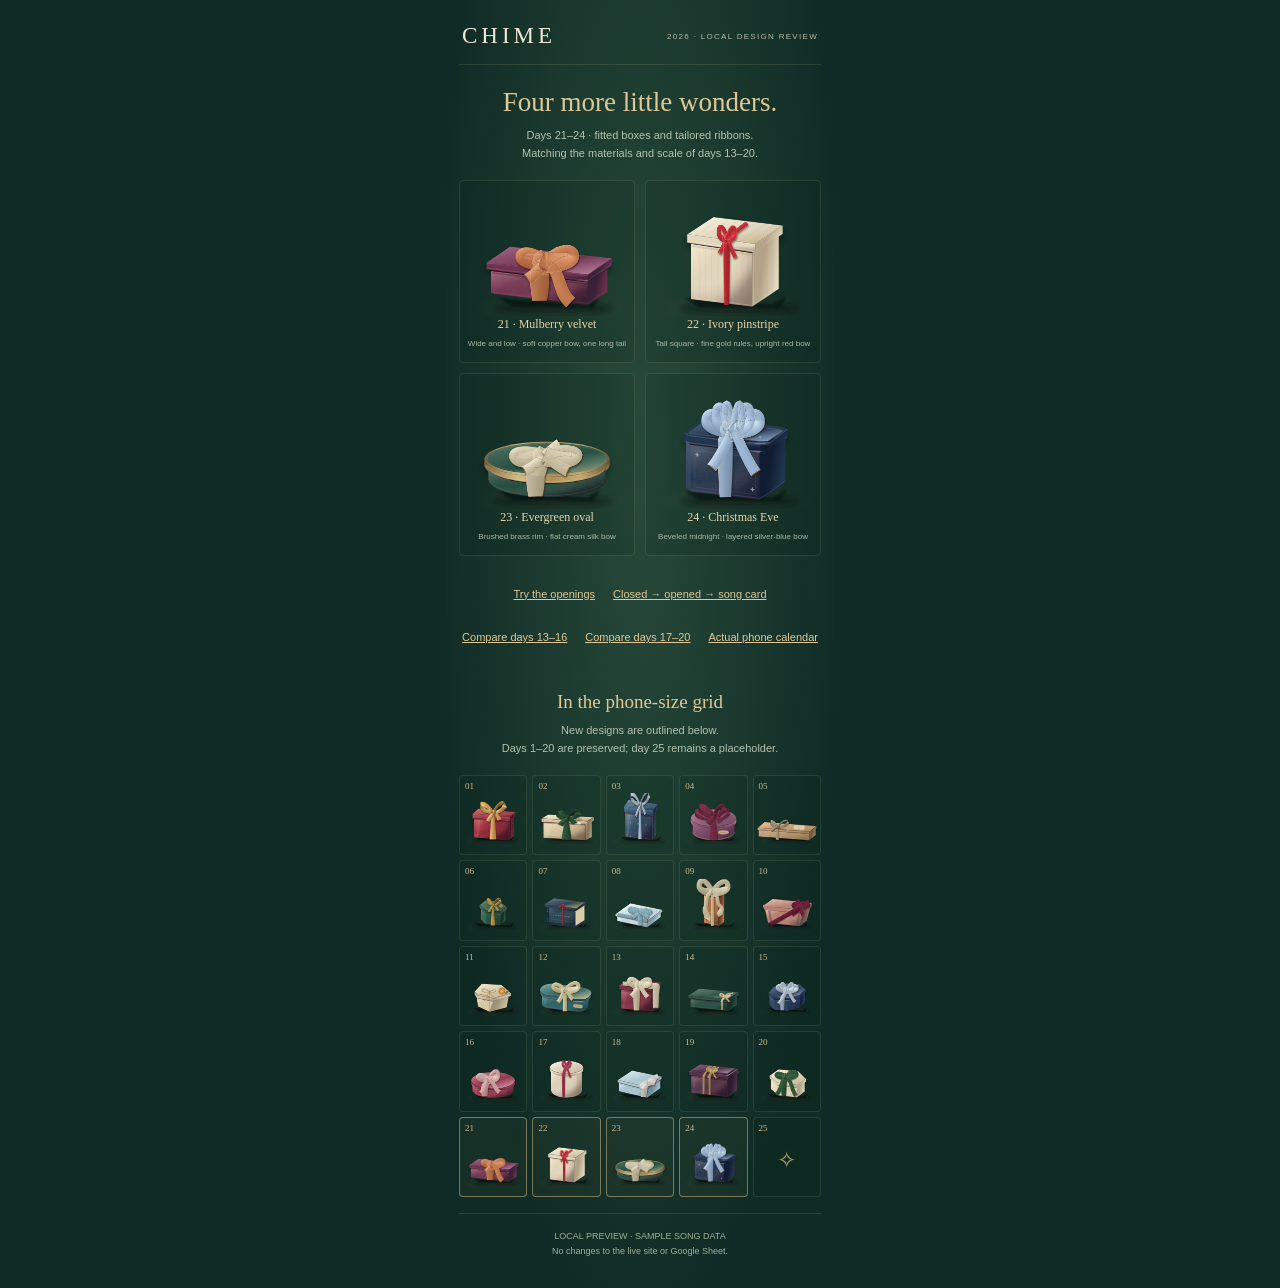
<file: previews/boxes-21-24.html>
<!doctype html><html lang="en"><meta charset="utf-8"><meta name="viewport" content="width=device-width,initial-scale=1"><title>CHIME · Presents 21–24 review</title><style>
*{box-sizing:border-box}body{margin:0;background:#102b25;color:#eee7d7;font-family:Arial,sans-serif}.phone{width:min(390px,100%);margin:auto;padding:23px 14px 30px;background:radial-gradient(ellipse at 50% 35%,#284a3a,#102b25 75%)}header{display:flex;justify-content:space-between;align-items:center;border-bottom:1px solid #c5bc8f26;padding:0 3px 15px}.wordmark{font:23px Georgia,serif;letter-spacing:4px}header small{font-size:8px;letter-spacing:1.3px;color:#b6bba4}h1{font:normal 27px Georgia,serif;color:#dfc896;text-align:center;margin:22px 0 8px}.intro{font:11px/1.65 Arial,sans-serif;color:#b4c2ad;text-align:center;margin:0 6px 18px}.four{display:grid;grid-template-columns:repeat(2,minmax(0,1fr));gap:10px}figure{margin:0;border:1px solid #c5bc8f26;border-radius:5px;background:#051d1720;overflow:hidden;padding:5px 3px 12px}figure img{width:100%;height:auto;display:block}figcaption{text-align:center}figcaption b{display:block;font:normal 12px/1.4 Georgia,serif;color:#e6d4a8}figcaption small{display:block;font:8px/1.5 Arial,sans-serif;color:#a9b8a4;margin-top:5px}h2{font:normal 19px Georgia,serif;color:#dfc896;text-align:center;margin:34px 0 8px}.collection{display:grid;grid-template-columns:repeat(5,minmax(0,1fr));gap:5px}.tile{position:relative;min-width:0;aspect-ratio:.85;padding:10px 0 3px;border:1px solid #b9b58a24;border-radius:4px;display:flex;align-items:center;justify-content:center;background:#061e171c}.tile.new{border-color:#c9b37c8c;background:#bda6640b}.tile span{position:absolute;left:5px;top:5px;font:9px Georgia,serif;color:#cfba89}.tile img{width:100%;height:100%;object-fit:contain}.tile i{font:23px Georgia,serif;color:#aaa16b;font-style:normal}nav{text-align:center;display:flex;flex-wrap:wrap;justify-content:center;gap:6px 18px;margin:20px 0}a{color:#dfc896;font-size:11px;line-height:1.6;padding:10px 0}footer{text-align:center;font:9px/1.6 Arial,sans-serif;color:#9eaf99;border-top:1px solid #c5bc8f26;padding-top:15px;margin-top:16px}
</style><main class="phone"><header><span class="wordmark">CHIME</span><small>2026 · LOCAL DESIGN REVIEW</small></header><h1>Four more little wonders.</h1><p class="intro">Days 21–24 · fitted boxes and tailored ribbons.<br>Matching the materials and scale of days 13–20.</p><div class="four"><figure><img src="closed-21.svg" width="440" height="340" alt="Closed mulberry velvet"><figcaption><b>21 · Mulberry velvet</b><small>Wide and low · soft copper bow, one long tail</small></figcaption></figure><figure><img src="closed-22.svg" width="440" height="340" alt="Closed ivory pinstripe"><figcaption><b>22 · Ivory pinstripe</b><small>Tall square · fine gold rules, upright red bow</small></figcaption></figure><figure><img src="closed-23.svg" width="440" height="340" alt="Closed evergreen oval"><figcaption><b>23 · Evergreen oval</b><small>Brushed brass rim · flat cream silk bow</small></figcaption></figure><figure><img src="closed-24.svg" width="440" height="340" alt="Closed christmas eve"><figcaption><b>24 · Christmas Eve</b><small>Beveled midnight · layered silver-blue bow</small></figcaption></figure></div><nav><a href="../index.html">Try the openings</a><a href="reveal-flow.html">Closed → opened → song card</a><a href="boxes-13-16.html">Compare days 13–16</a><a href="boxes-17-20.html">Compare days 17–20</a><a href="21-24-calendar-phone.png">Actual phone calendar</a></nav><h2>In the phone-size grid</h2><p class="intro">New designs are outlined below.<br>Days 1–20 are preserved; day 25 remains a placeholder.</p><div class="collection"><div class="tile "><span>01</span><img src="closed-1.svg" width="440" height="340" alt="Day 1 closed present"></div><div class="tile "><span>02</span><img src="closed-2.svg" width="440" height="340" alt="Day 2 closed present"></div><div class="tile "><span>03</span><img src="closed-3.svg" width="440" height="340" alt="Day 3 closed present"></div><div class="tile "><span>04</span><img src="closed-4.svg" width="440" height="340" alt="Day 4 closed present"></div><div class="tile "><span>05</span><img src="closed-5.svg" width="440" height="340" alt="Day 5 closed present"></div><div class="tile "><span>06</span><img src="closed-6.svg" width="440" height="340" alt="Day 6 closed present"></div><div class="tile "><span>07</span><img src="closed-7.svg" width="440" height="340" alt="Day 7 closed present"></div><div class="tile "><span>08</span><img src="closed-8.svg" width="440" height="340" alt="Day 8 closed present"></div><div class="tile "><span>09</span><img src="closed-9.svg" width="440" height="340" alt="Day 9 closed present"></div><div class="tile "><span>10</span><img src="closed-10.svg" width="440" height="340" alt="Day 10 closed present"></div><div class="tile "><span>11</span><img src="closed-11.svg" width="440" height="340" alt="Day 11 closed present"></div><div class="tile "><span>12</span><img src="closed-12.svg" width="440" height="340" alt="Day 12 closed present"></div><div class="tile "><span>13</span><img src="closed-13.svg" width="440" height="340" alt="Day 13 closed present"></div><div class="tile "><span>14</span><img src="closed-14.svg" width="440" height="340" alt="Day 14 closed present"></div><div class="tile "><span>15</span><img src="closed-15.svg" width="440" height="340" alt="Day 15 closed present"></div><div class="tile "><span>16</span><img src="closed-16.svg" width="440" height="340" alt="Day 16 closed present"></div><div class="tile "><span>17</span><img src="closed-17.svg" width="440" height="340" alt="Day 17 closed present"></div><div class="tile "><span>18</span><img src="closed-18.svg" width="440" height="340" alt="Day 18 closed present"></div><div class="tile "><span>19</span><img src="closed-19.svg" width="440" height="340" alt="Day 19 closed present"></div><div class="tile "><span>20</span><img src="closed-20.svg" width="440" height="340" alt="Day 20 closed present"></div><div class="tile new"><span>21</span><img src="closed-21.svg" width="440" height="340" alt="Day 21 closed present"></div><div class="tile new"><span>22</span><img src="closed-22.svg" width="440" height="340" alt="Day 22 closed present"></div><div class="tile new"><span>23</span><img src="closed-23.svg" width="440" height="340" alt="Day 23 closed present"></div><div class="tile new"><span>24</span><img src="closed-24.svg" width="440" height="340" alt="Day 24 closed present"></div><div class="tile "><span>25</span><i aria-hidden="true">✧</i></div></div><footer>LOCAL PREVIEW · SAMPLE SONG DATA<br>No changes to the live site or Google Sheet.</footer></main></html>
</file>
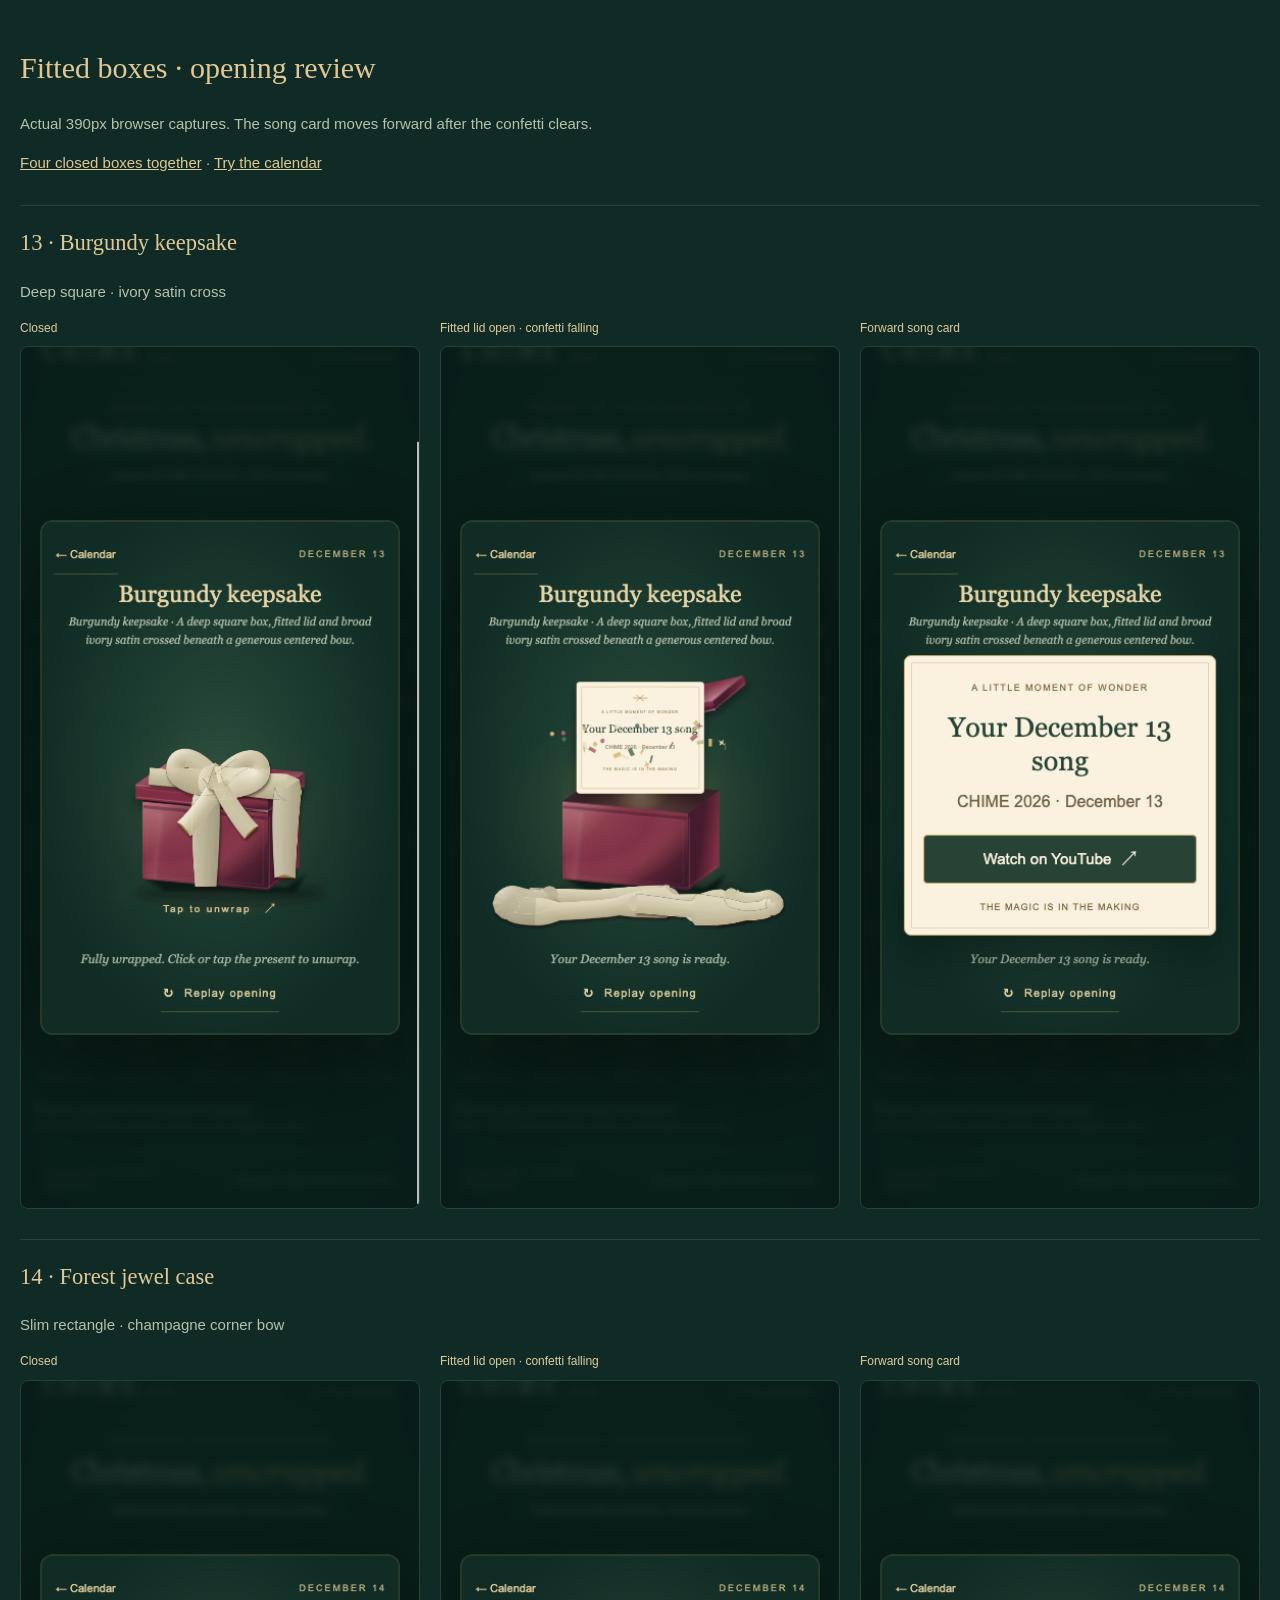
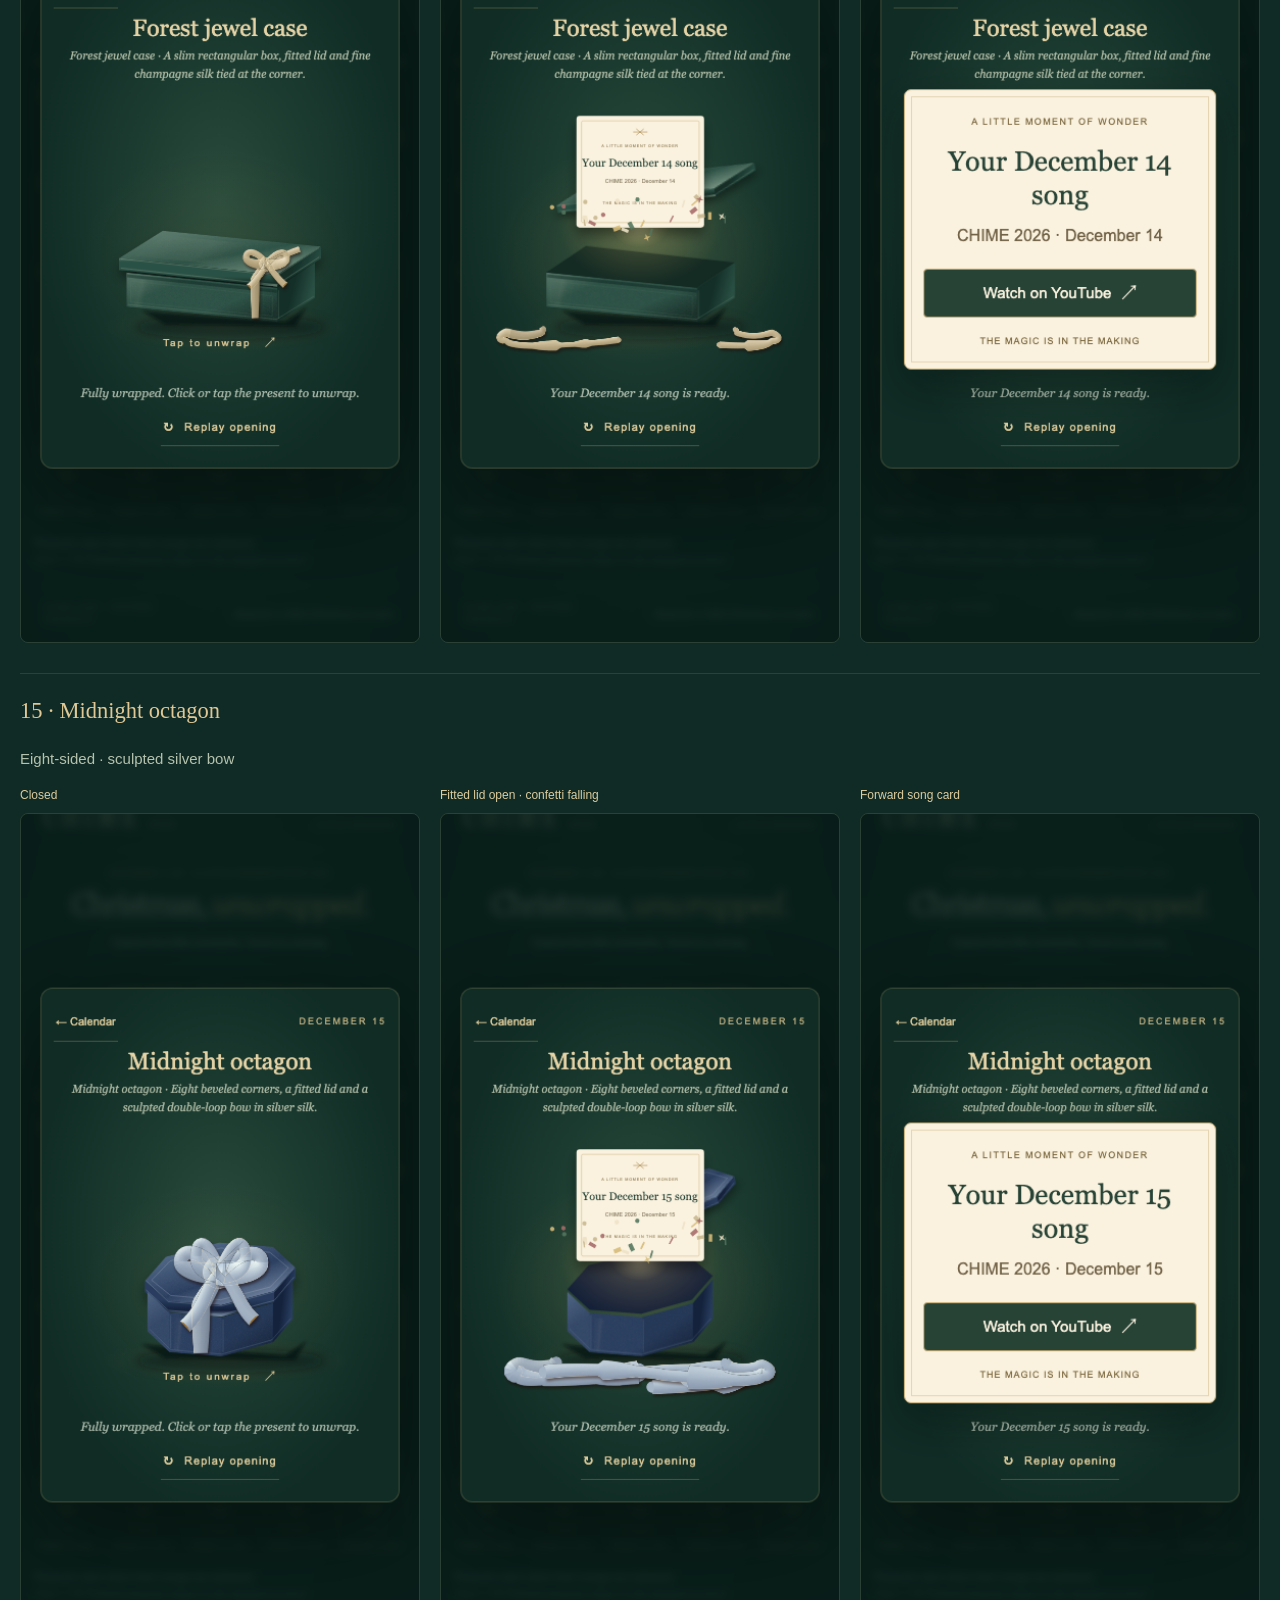
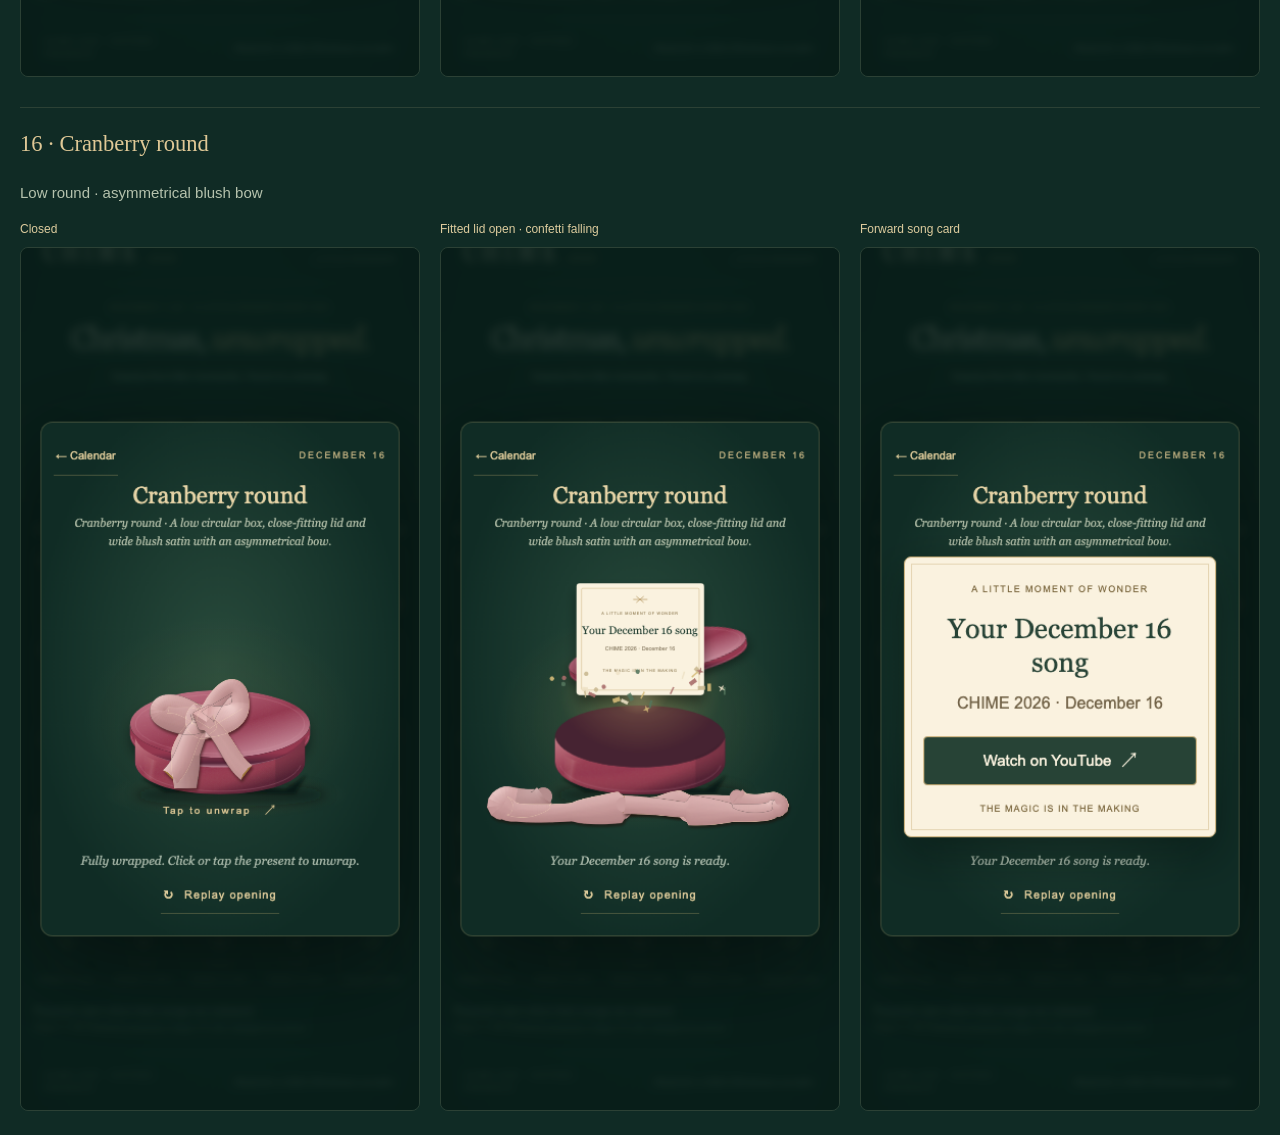
<file: previews/reveal-13-16.html>
<!doctype html><html lang="en"><meta charset="utf-8"><meta name="viewport" content="width=device-width,initial-scale=1"><title>CHIME · Box opening review</title><style>*{box-sizing:border-box}body{margin:0;padding:24px 16px;background:#102b25;color:#eee7d7;font:15px/1.6 Arial,sans-serif}main{max-width:1240px;margin:auto}h1,h2{font-family:Georgia,serif;color:#dfc896;font-weight:normal}a{color:#dfc896}p{color:#b5c2ad}section{border-top:1px solid #c5bc8f26;margin-top:30px}.views{display:grid;grid-template-columns:repeat(3,minmax(0,1fr));gap:20px}figure{margin:0}figcaption{font-size:12px;margin-bottom:8px;color:#ddcc9e}img{display:block;width:100%;height:auto;border:1px solid #c5bc8f26;border-radius:8px}@media(max-width:760px){.views{grid-template-columns:1fr;max-width:390px;margin:auto}}</style><main><h1>Fitted boxes · opening review</h1><p>Actual 390px browser captures. The song card moves forward after the confetti clears.</p><p><a href="boxes-13-16.html">Four closed boxes together</a> · <a href="../index.html">Try the calendar</a></p><section><h2>13 · Burgundy keepsake</h2><p>Deep square · ivory satin cross</p><div class="views"><figure><figcaption>Closed</figcaption><a href="13-wrapped.png"><img src="13-wrapped.png" width="390" height="844" alt="Burgundy keepsake, closed, at phone size" loading="lazy"></a></figure><figure><figcaption>Fitted lid open · confetti falling</figcaption><a href="13-opened.png"><img src="13-opened.png" width="390" height="844" alt="Burgundy keepsake, fitted lid open · confetti falling, at phone size" loading="lazy"></a></figure><figure><figcaption>Forward song card</figcaption><a href="13-card.png"><img src="13-card.png" width="390" height="844" alt="Burgundy keepsake, forward song card, at phone size" loading="lazy"></a></figure></div></section><section><h2>14 · Forest jewel case</h2><p>Slim rectangle · champagne corner bow</p><div class="views"><figure><figcaption>Closed</figcaption><a href="14-wrapped.png"><img src="14-wrapped.png" width="390" height="844" alt="Forest jewel case, closed, at phone size" loading="lazy"></a></figure><figure><figcaption>Fitted lid open · confetti falling</figcaption><a href="14-opened.png"><img src="14-opened.png" width="390" height="844" alt="Forest jewel case, fitted lid open · confetti falling, at phone size" loading="lazy"></a></figure><figure><figcaption>Forward song card</figcaption><a href="14-card.png"><img src="14-card.png" width="390" height="844" alt="Forest jewel case, forward song card, at phone size" loading="lazy"></a></figure></div></section><section><h2>15 · Midnight octagon</h2><p>Eight-sided · sculpted silver bow</p><div class="views"><figure><figcaption>Closed</figcaption><a href="15-wrapped.png"><img src="15-wrapped.png" width="390" height="844" alt="Midnight octagon, closed, at phone size" loading="lazy"></a></figure><figure><figcaption>Fitted lid open · confetti falling</figcaption><a href="15-opened.png"><img src="15-opened.png" width="390" height="844" alt="Midnight octagon, fitted lid open · confetti falling, at phone size" loading="lazy"></a></figure><figure><figcaption>Forward song card</figcaption><a href="15-card.png"><img src="15-card.png" width="390" height="844" alt="Midnight octagon, forward song card, at phone size" loading="lazy"></a></figure></div></section><section><h2>16 · Cranberry round</h2><p>Low round · asymmetrical blush bow</p><div class="views"><figure><figcaption>Closed</figcaption><a href="16-wrapped.png"><img src="16-wrapped.png" width="390" height="844" alt="Cranberry round, closed, at phone size" loading="lazy"></a></figure><figure><figcaption>Fitted lid open · confetti falling</figcaption><a href="16-opened.png"><img src="16-opened.png" width="390" height="844" alt="Cranberry round, fitted lid open · confetti falling, at phone size" loading="lazy"></a></figure><figure><figcaption>Forward song card</figcaption><a href="16-card.png"><img src="16-card.png" width="390" height="844" alt="Cranberry round, forward song card, at phone size" loading="lazy"></a></figure></div></section></main></html>
</file>
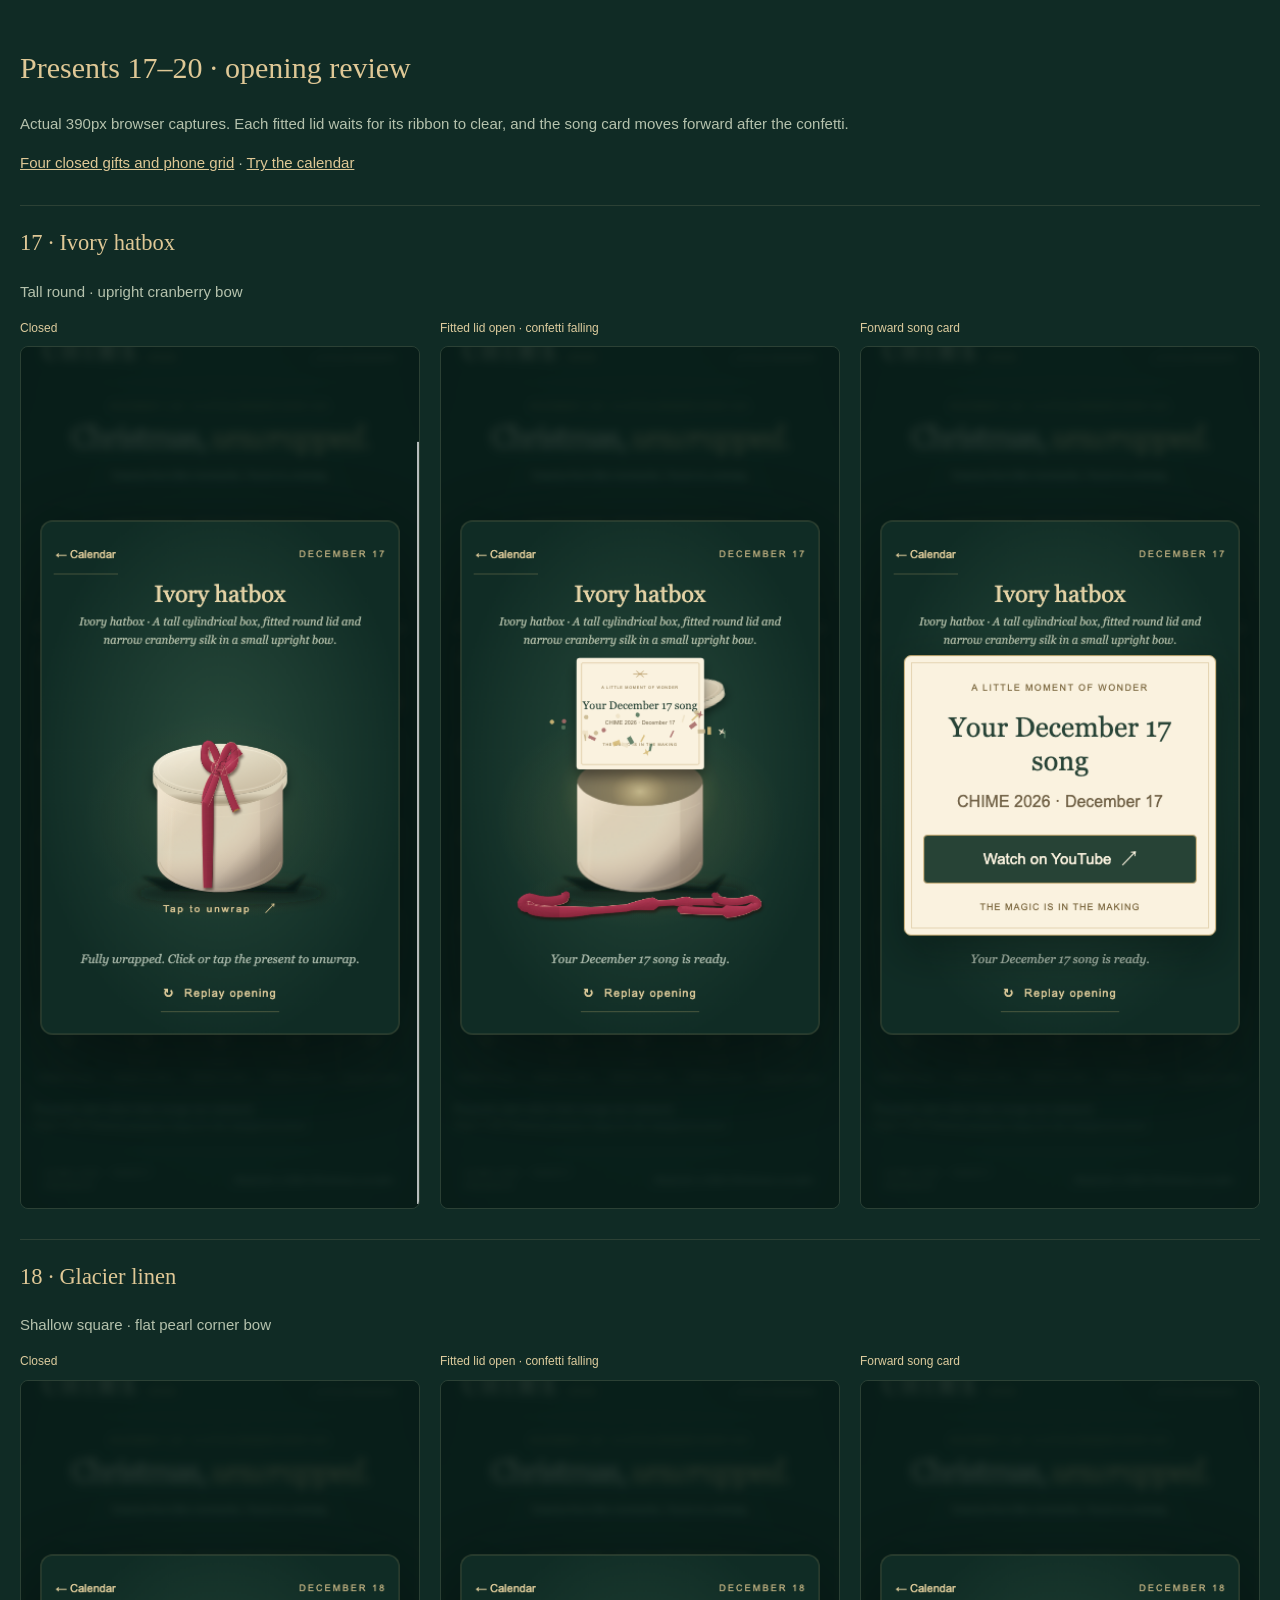
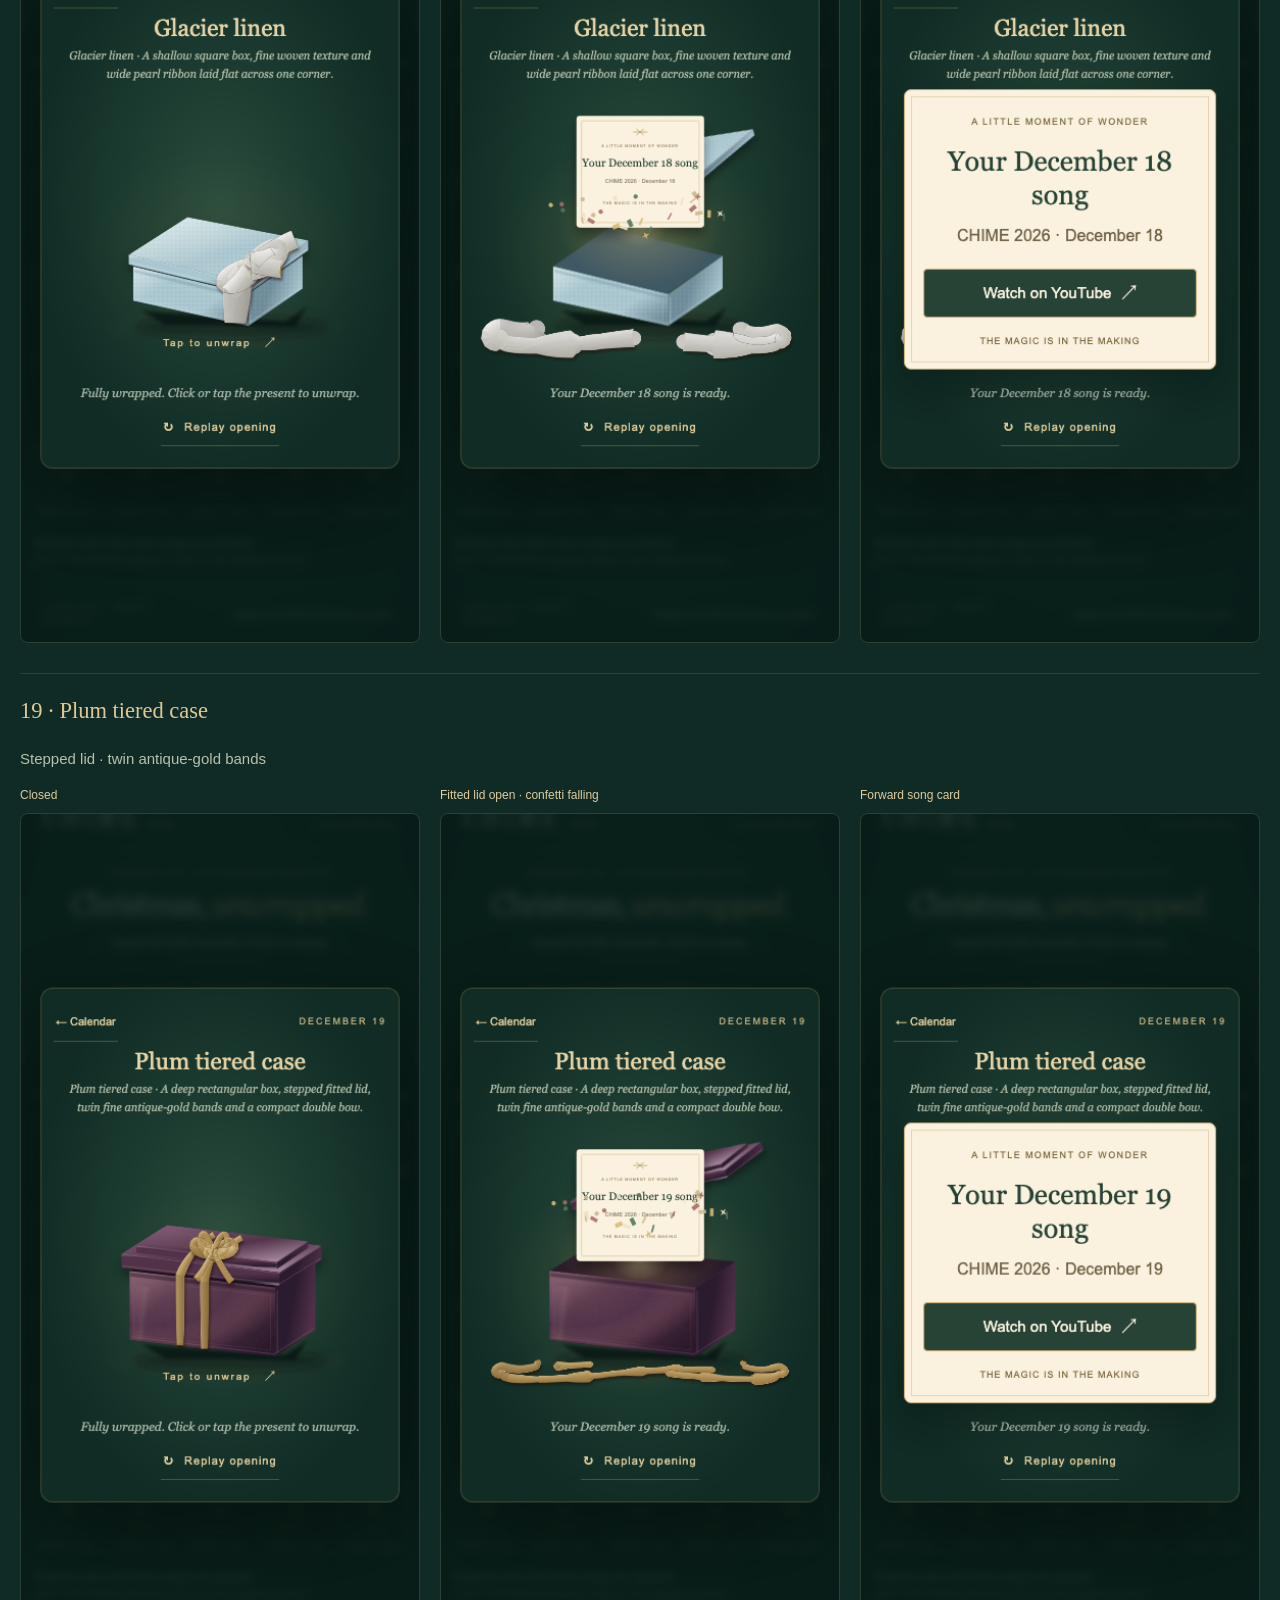
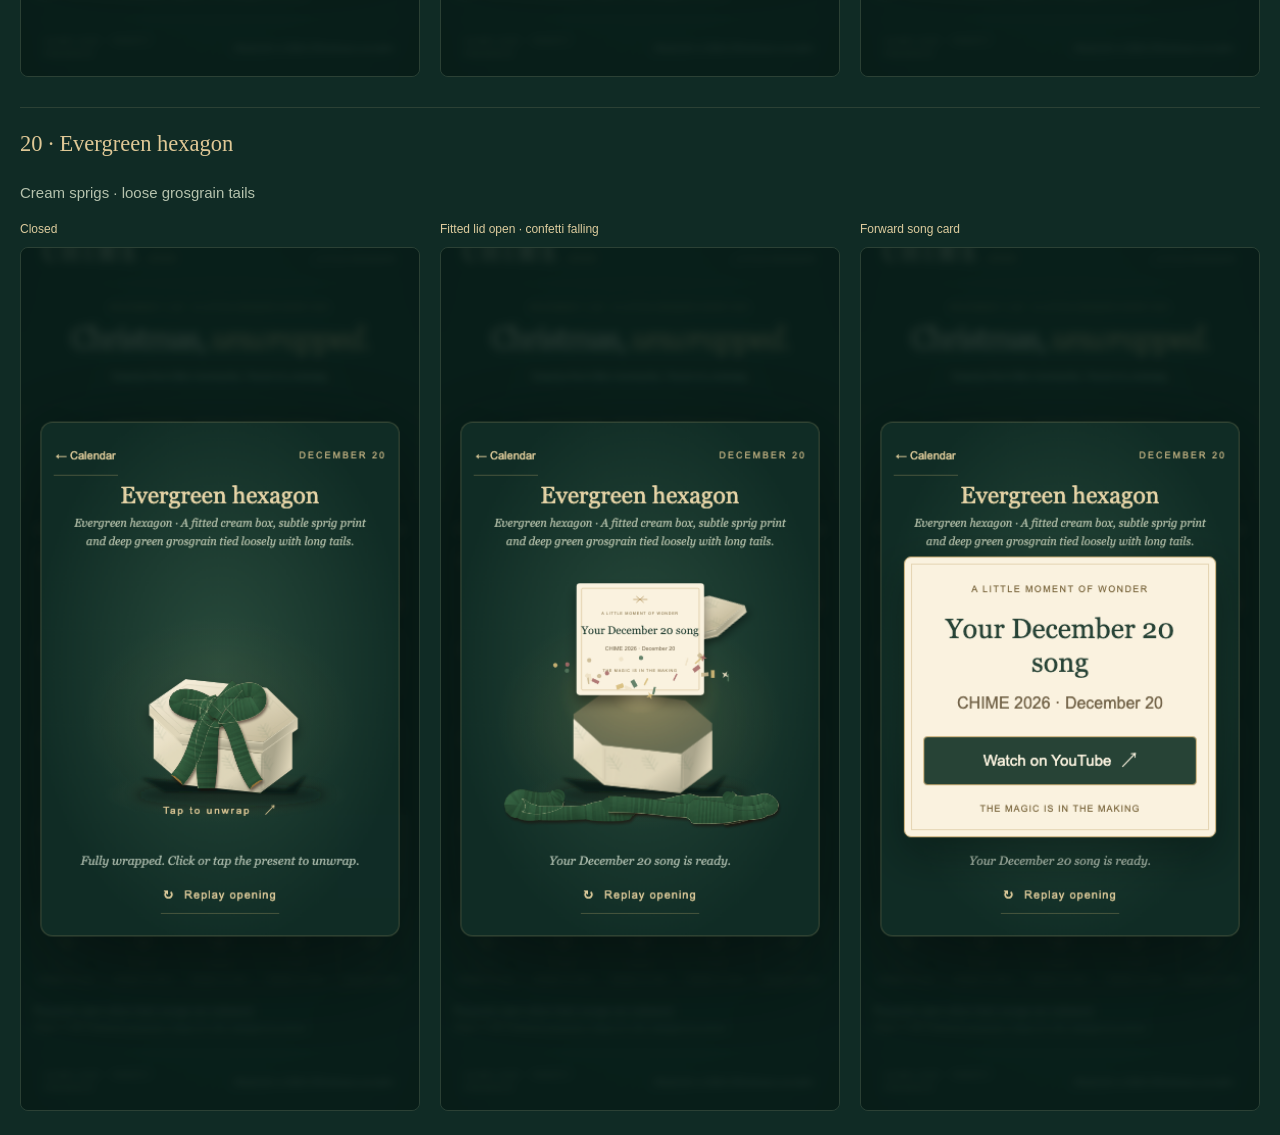
<file: previews/reveal-17-20.html>
<!doctype html><html lang="en"><meta charset="utf-8"><meta name="viewport" content="width=device-width,initial-scale=1"><title>CHIME · Presents 17–20 opening review</title><style>*{box-sizing:border-box}body{margin:0;padding:24px 16px;background:#102b25;color:#eee7d7;font:15px/1.6 Arial,sans-serif}main{max-width:1240px;margin:auto}h1,h2{font-family:Georgia,serif;color:#dfc896;font-weight:normal}a{color:#dfc896}p{color:#b5c2ad}section{border-top:1px solid #c5bc8f26;margin-top:30px}.views{display:grid;grid-template-columns:repeat(3,minmax(0,1fr));gap:20px}figure{margin:0}figcaption{font-size:12px;margin-bottom:8px;color:#ddcc9e}img{display:block;width:100%;height:auto;border:1px solid #c5bc8f26;border-radius:8px}@media(max-width:760px){.views{grid-template-columns:1fr;max-width:390px;margin:auto}}</style><main><h1>Presents 17–20 · opening review</h1><p>Actual 390px browser captures. Each fitted lid waits for its ribbon to clear, and the song card moves forward after the confetti.</p><p><a href="index.html">Four closed gifts and phone grid</a> · <a href="../index.html">Try the calendar</a></p><section><h2>17 · Ivory hatbox</h2><p>Tall round · upright cranberry bow</p><div class="views"><figure><figcaption>Closed</figcaption><a href="17-wrapped.png"><img src="17-wrapped.png" width="390" height="844" alt="Ivory hatbox, closed, at phone size" loading="lazy"></a></figure><figure><figcaption>Fitted lid open · confetti falling</figcaption><a href="17-opened.png"><img src="17-opened.png" width="390" height="844" alt="Ivory hatbox, fitted lid open · confetti falling, at phone size" loading="lazy"></a></figure><figure><figcaption>Forward song card</figcaption><a href="17-card.png"><img src="17-card.png" width="390" height="844" alt="Ivory hatbox, forward song card, at phone size" loading="lazy"></a></figure></div></section><section><h2>18 · Glacier linen</h2><p>Shallow square · flat pearl corner bow</p><div class="views"><figure><figcaption>Closed</figcaption><a href="18-wrapped.png"><img src="18-wrapped.png" width="390" height="844" alt="Glacier linen, closed, at phone size" loading="lazy"></a></figure><figure><figcaption>Fitted lid open · confetti falling</figcaption><a href="18-opened.png"><img src="18-opened.png" width="390" height="844" alt="Glacier linen, fitted lid open · confetti falling, at phone size" loading="lazy"></a></figure><figure><figcaption>Forward song card</figcaption><a href="18-card.png"><img src="18-card.png" width="390" height="844" alt="Glacier linen, forward song card, at phone size" loading="lazy"></a></figure></div></section><section><h2>19 · Plum tiered case</h2><p>Stepped lid · twin antique-gold bands</p><div class="views"><figure><figcaption>Closed</figcaption><a href="19-wrapped.png"><img src="19-wrapped.png" width="390" height="844" alt="Plum tiered case, closed, at phone size" loading="lazy"></a></figure><figure><figcaption>Fitted lid open · confetti falling</figcaption><a href="19-opened.png"><img src="19-opened.png" width="390" height="844" alt="Plum tiered case, fitted lid open · confetti falling, at phone size" loading="lazy"></a></figure><figure><figcaption>Forward song card</figcaption><a href="19-card.png"><img src="19-card.png" width="390" height="844" alt="Plum tiered case, forward song card, at phone size" loading="lazy"></a></figure></div></section><section><h2>20 · Evergreen hexagon</h2><p>Cream sprigs · loose grosgrain tails</p><div class="views"><figure><figcaption>Closed</figcaption><a href="20-wrapped.png"><img src="20-wrapped.png" width="390" height="844" alt="Evergreen hexagon, closed, at phone size" loading="lazy"></a></figure><figure><figcaption>Fitted lid open · confetti falling</figcaption><a href="20-opened.png"><img src="20-opened.png" width="390" height="844" alt="Evergreen hexagon, fitted lid open · confetti falling, at phone size" loading="lazy"></a></figure><figure><figcaption>Forward song card</figcaption><a href="20-card.png"><img src="20-card.png" width="390" height="844" alt="Evergreen hexagon, forward song card, at phone size" loading="lazy"></a></figure></div></section></main></html>
</file>
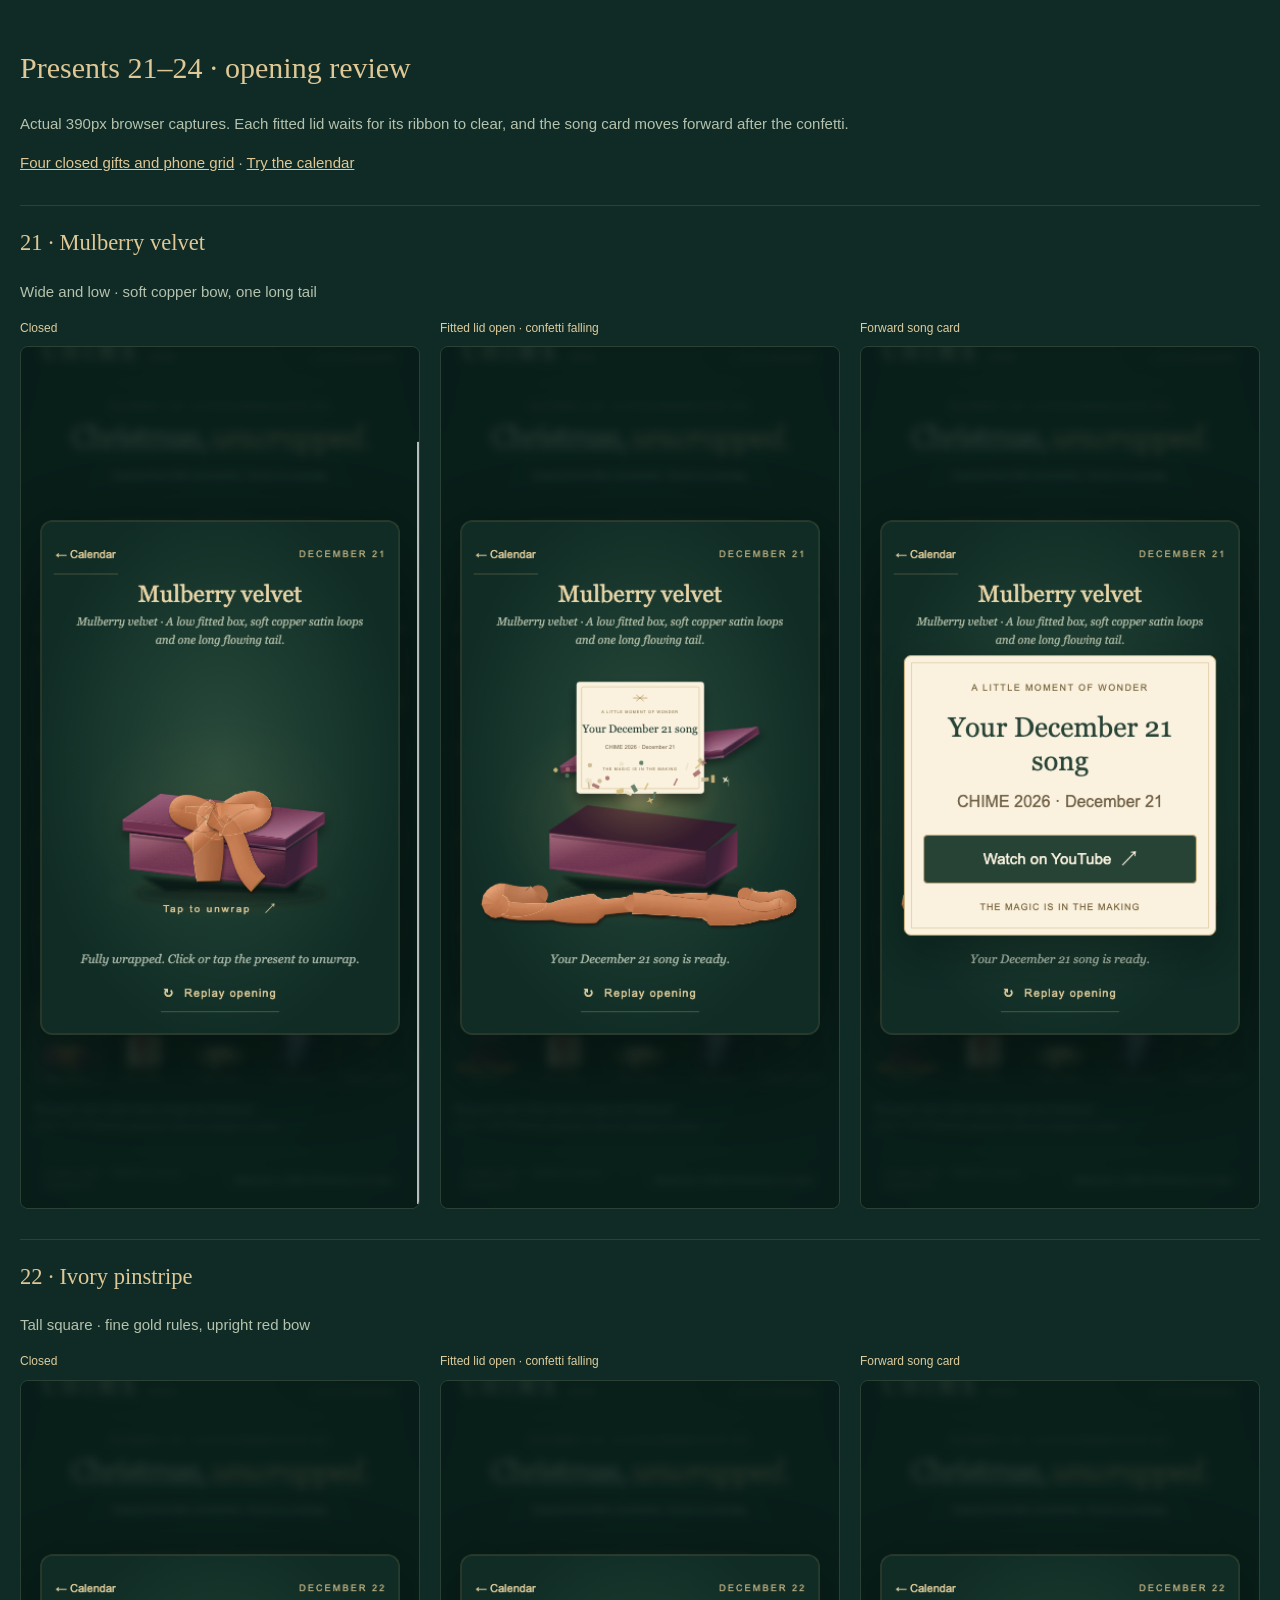
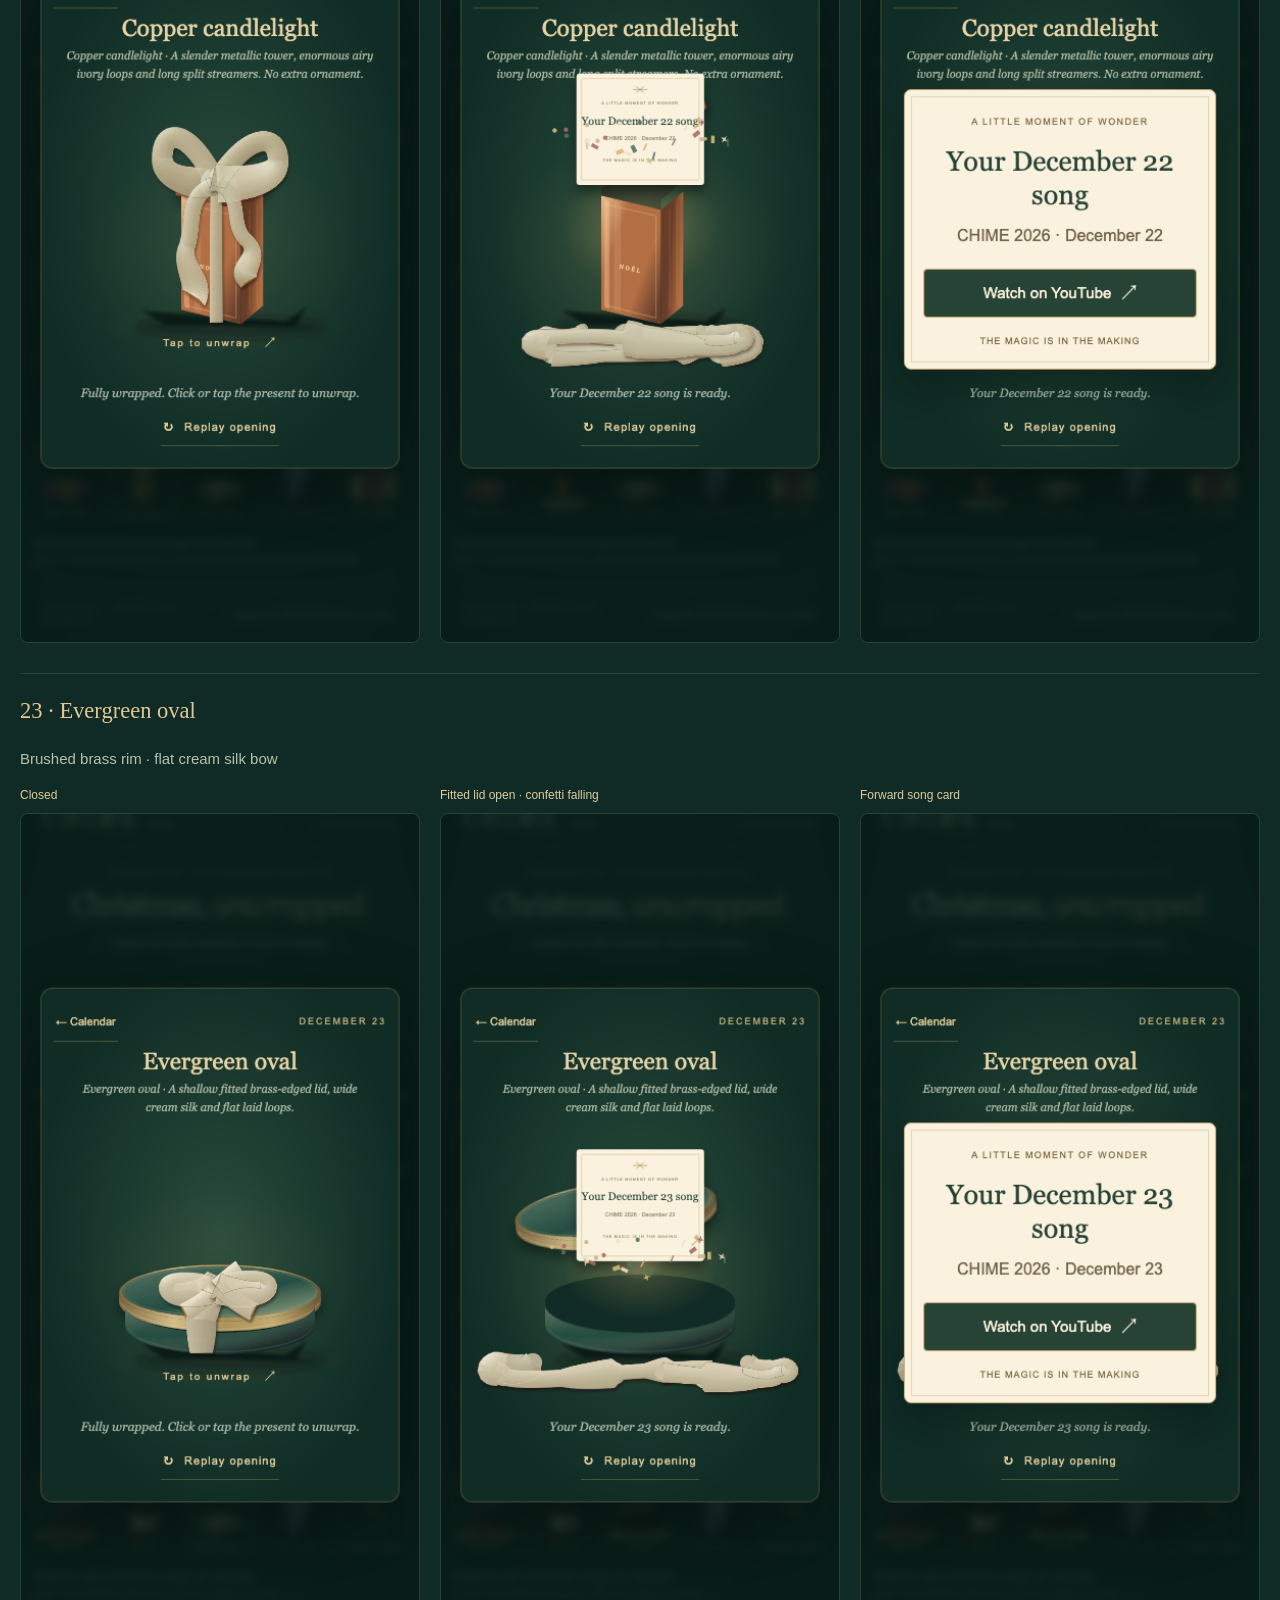
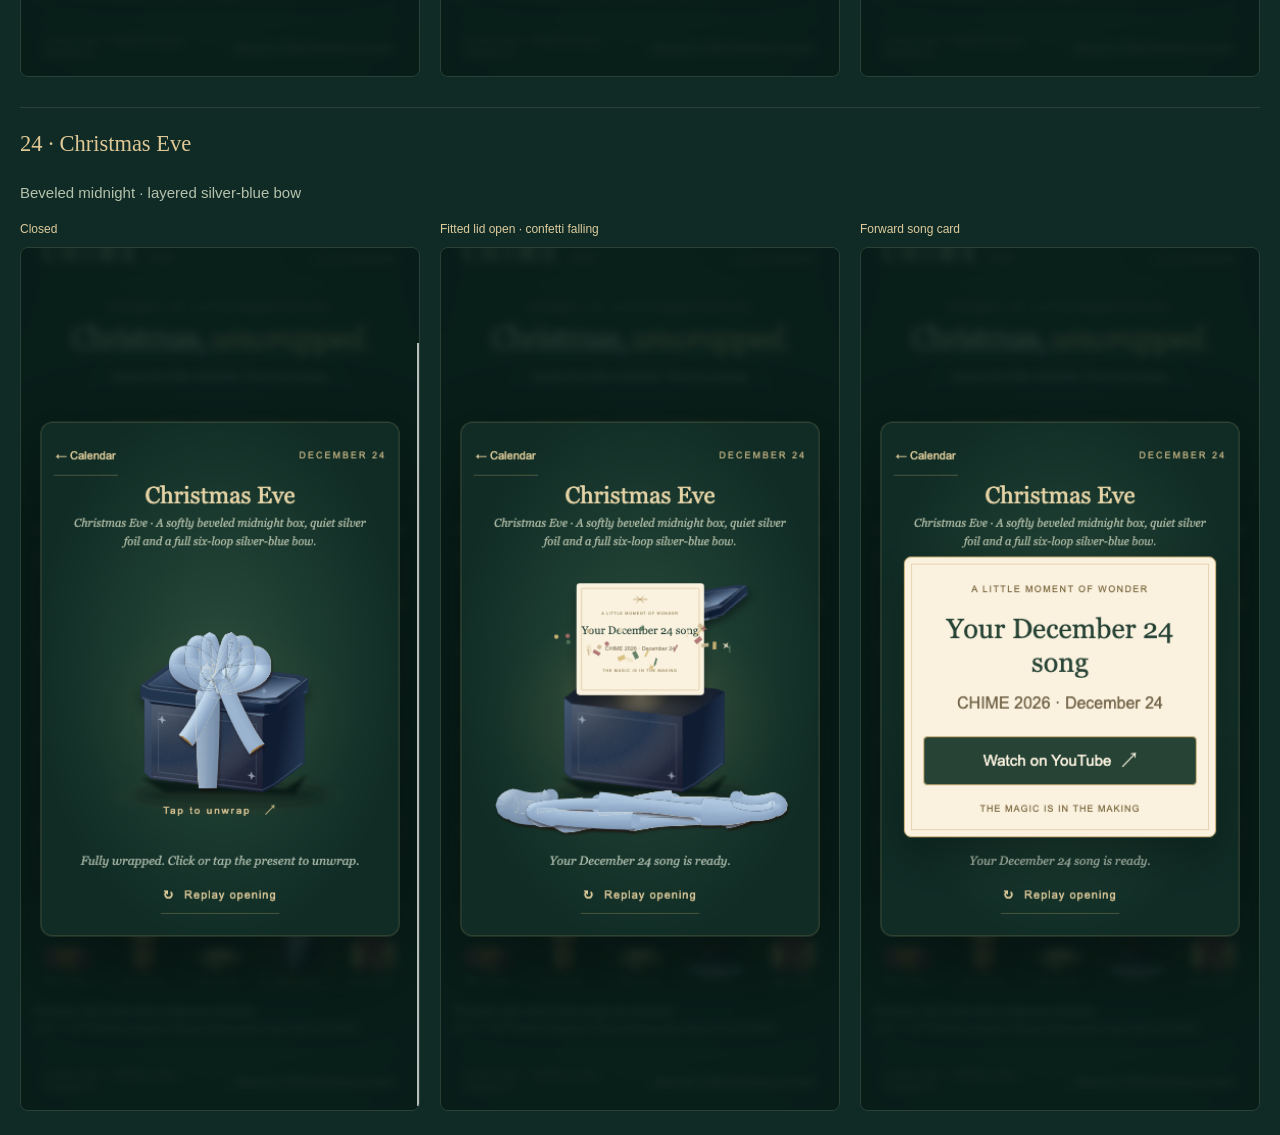
<file: previews/reveal-21-24.html>
<!doctype html><html lang="en"><meta charset="utf-8"><meta name="viewport" content="width=device-width,initial-scale=1"><title>CHIME · Presents 21–24 opening review</title><style>*{box-sizing:border-box}body{margin:0;padding:24px 16px;background:#102b25;color:#eee7d7;font:15px/1.6 Arial,sans-serif}main{max-width:1240px;margin:auto}h1,h2{font-family:Georgia,serif;color:#dfc896;font-weight:normal}a{color:#dfc896}p{color:#b5c2ad}section{border-top:1px solid #c5bc8f26;margin-top:30px}.views{display:grid;grid-template-columns:repeat(3,minmax(0,1fr));gap:20px}figure{margin:0}figcaption{font-size:12px;margin-bottom:8px;color:#ddcc9e}img{display:block;width:100%;height:auto;border:1px solid #c5bc8f26;border-radius:8px}@media(max-width:760px){.views{grid-template-columns:1fr;max-width:390px;margin:auto}}</style><main><h1>Presents 21–24 · opening review</h1><p>Actual 390px browser captures. Each fitted lid waits for its ribbon to clear, and the song card moves forward after the confetti.</p><p><a href="index.html">Four closed gifts and phone grid</a> · <a href="../index.html">Try the calendar</a></p><section><h2>21 · Mulberry velvet</h2><p>Wide and low · soft copper bow, one long tail</p><div class="views"><figure><figcaption>Closed</figcaption><a href="21-wrapped.png"><img src="21-wrapped.png" width="390" height="844" alt="Mulberry velvet, closed, at phone size" loading="lazy"></a></figure><figure><figcaption>Fitted lid open · confetti falling</figcaption><a href="21-opened.png"><img src="21-opened.png" width="390" height="844" alt="Mulberry velvet, fitted lid open · confetti falling, at phone size" loading="lazy"></a></figure><figure><figcaption>Forward song card</figcaption><a href="21-card.png"><img src="21-card.png" width="390" height="844" alt="Mulberry velvet, forward song card, at phone size" loading="lazy"></a></figure></div></section><section><h2>22 · Ivory pinstripe</h2><p>Tall square · fine gold rules, upright red bow</p><div class="views"><figure><figcaption>Closed</figcaption><a href="22-wrapped.png"><img src="22-wrapped.png" width="390" height="844" alt="Ivory pinstripe, closed, at phone size" loading="lazy"></a></figure><figure><figcaption>Fitted lid open · confetti falling</figcaption><a href="22-opened.png"><img src="22-opened.png" width="390" height="844" alt="Ivory pinstripe, fitted lid open · confetti falling, at phone size" loading="lazy"></a></figure><figure><figcaption>Forward song card</figcaption><a href="22-card.png"><img src="22-card.png" width="390" height="844" alt="Ivory pinstripe, forward song card, at phone size" loading="lazy"></a></figure></div></section><section><h2>23 · Evergreen oval</h2><p>Brushed brass rim · flat cream silk bow</p><div class="views"><figure><figcaption>Closed</figcaption><a href="23-wrapped.png"><img src="23-wrapped.png" width="390" height="844" alt="Evergreen oval, closed, at phone size" loading="lazy"></a></figure><figure><figcaption>Fitted lid open · confetti falling</figcaption><a href="23-opened.png"><img src="23-opened.png" width="390" height="844" alt="Evergreen oval, fitted lid open · confetti falling, at phone size" loading="lazy"></a></figure><figure><figcaption>Forward song card</figcaption><a href="23-card.png"><img src="23-card.png" width="390" height="844" alt="Evergreen oval, forward song card, at phone size" loading="lazy"></a></figure></div></section><section><h2>24 · Christmas Eve</h2><p>Beveled midnight · layered silver-blue bow</p><div class="views"><figure><figcaption>Closed</figcaption><a href="24-wrapped.png"><img src="24-wrapped.png" width="390" height="844" alt="Christmas Eve, closed, at phone size" loading="lazy"></a></figure><figure><figcaption>Fitted lid open · confetti falling</figcaption><a href="24-opened.png"><img src="24-opened.png" width="390" height="844" alt="Christmas Eve, fitted lid open · confetti falling, at phone size" loading="lazy"></a></figure><figure><figcaption>Forward song card</figcaption><a href="24-card.png"><img src="24-card.png" width="390" height="844" alt="Christmas Eve, forward song card, at phone size" loading="lazy"></a></figure></div></section></main></html>
</file>
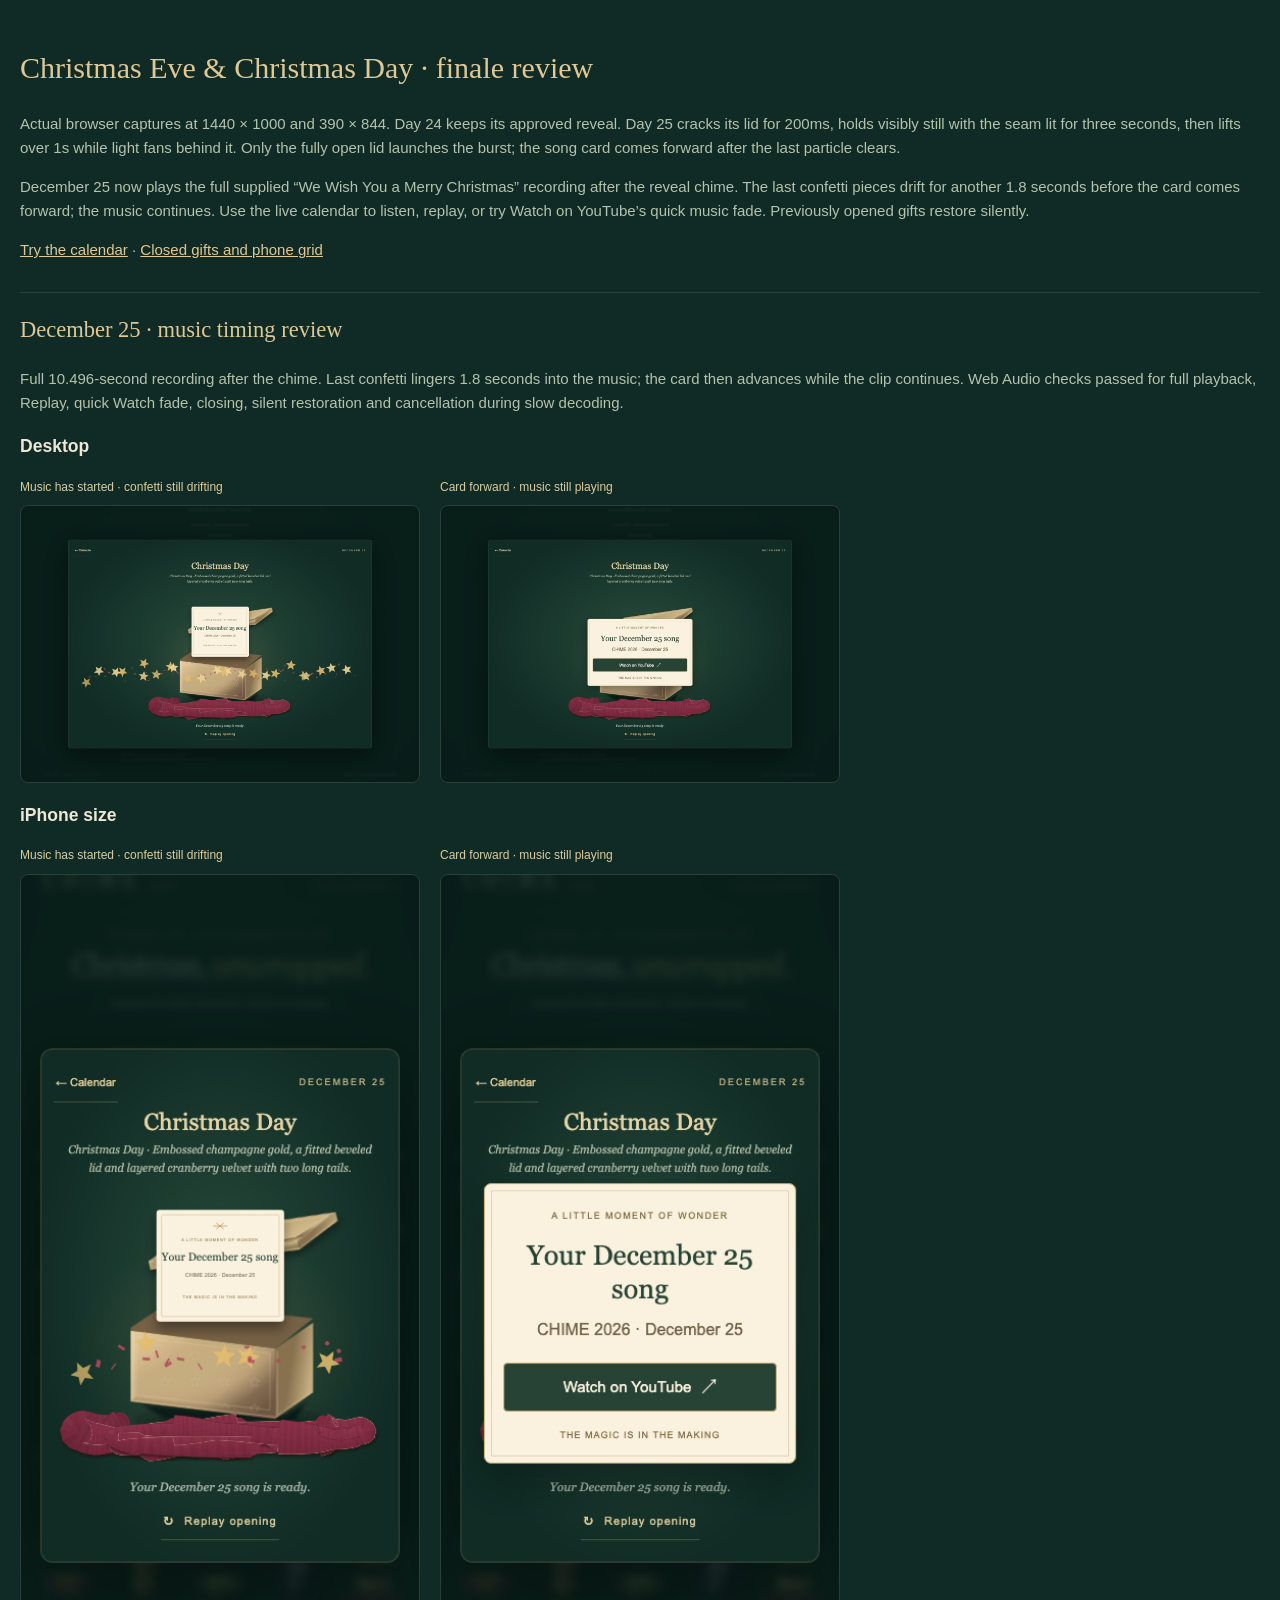
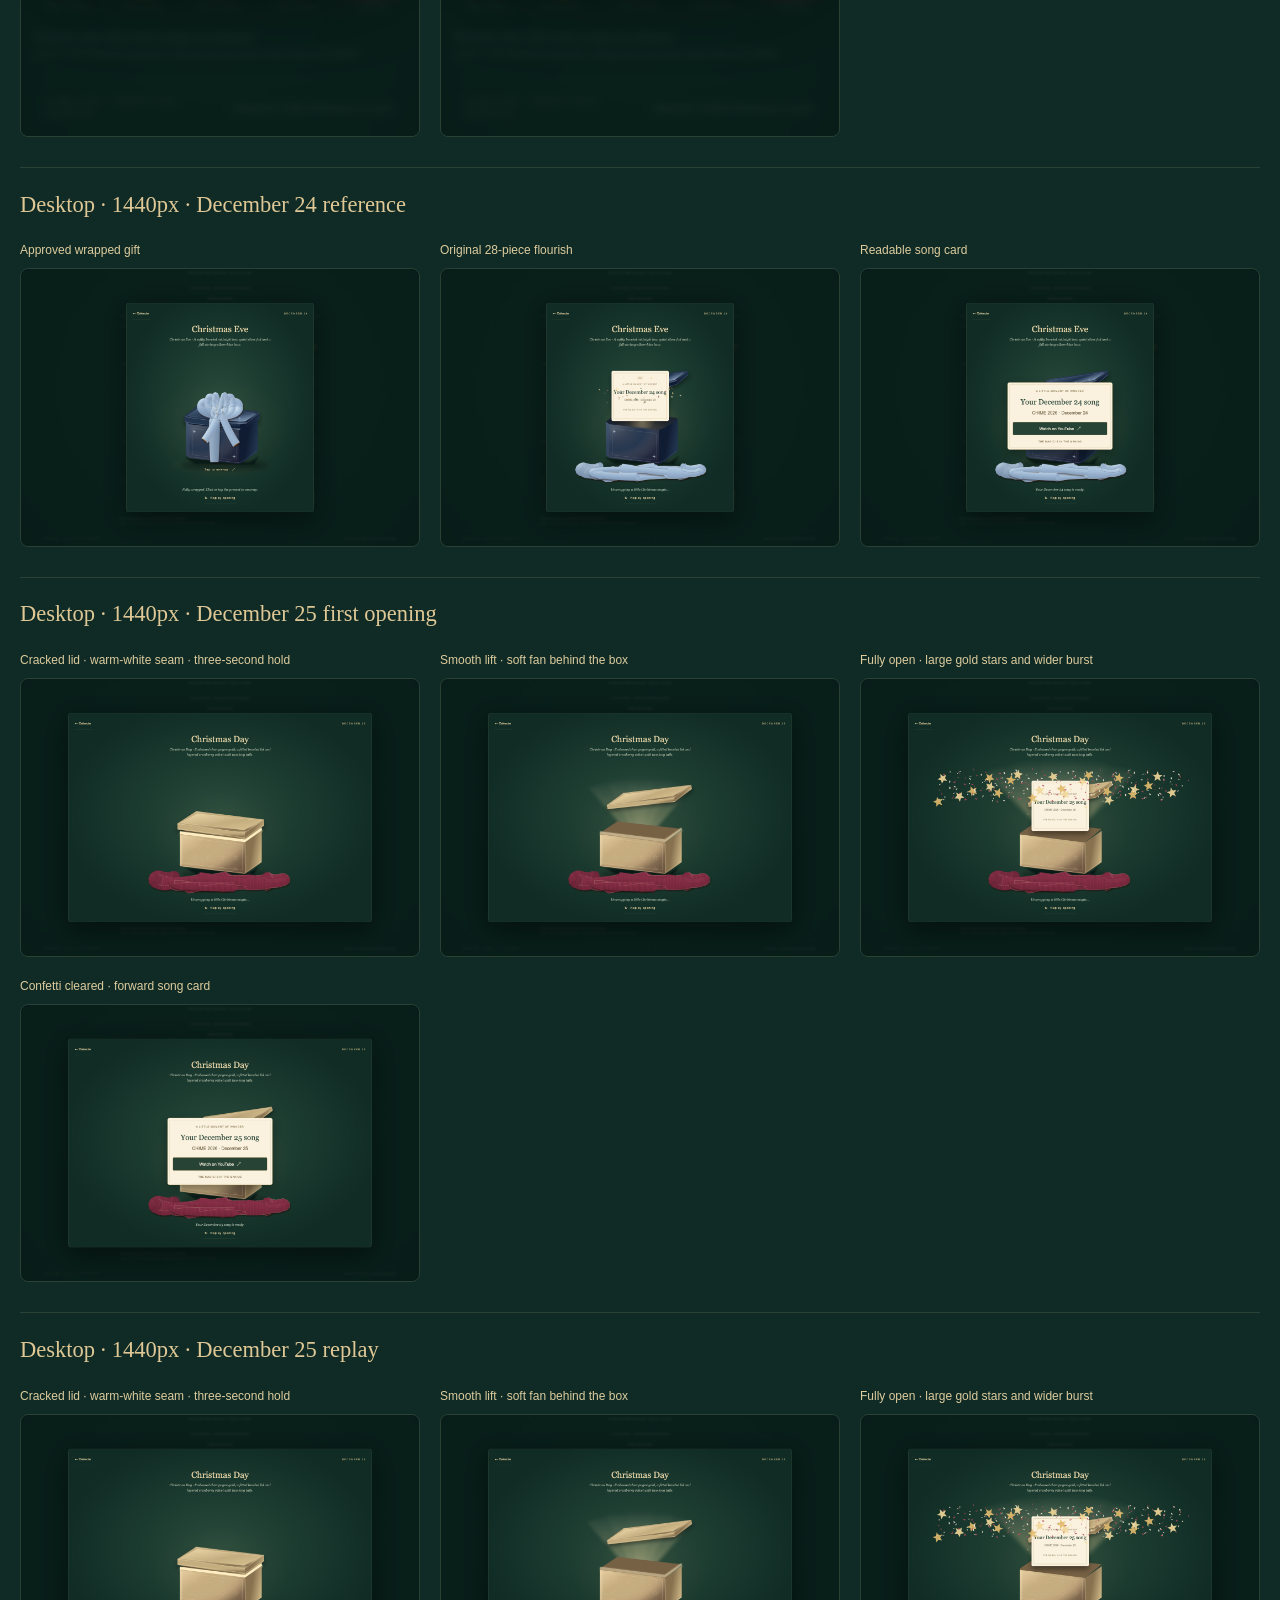
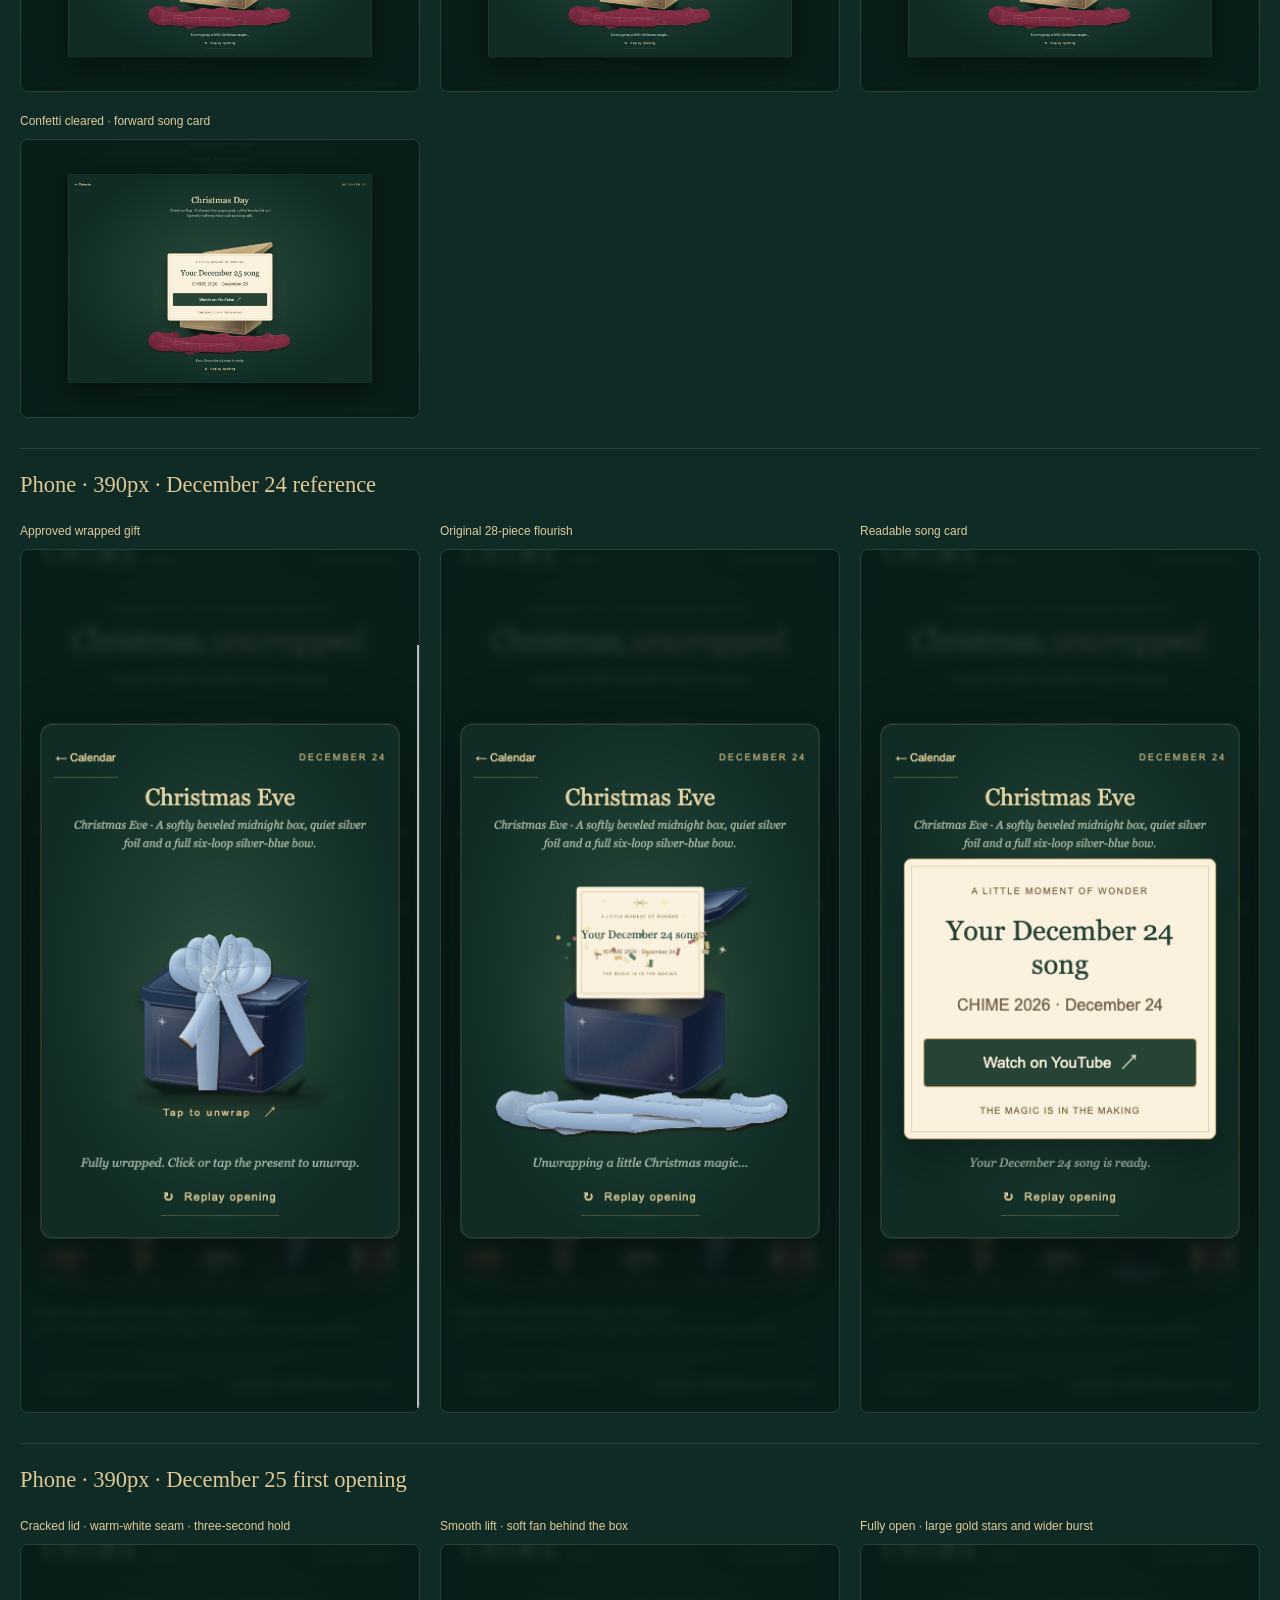
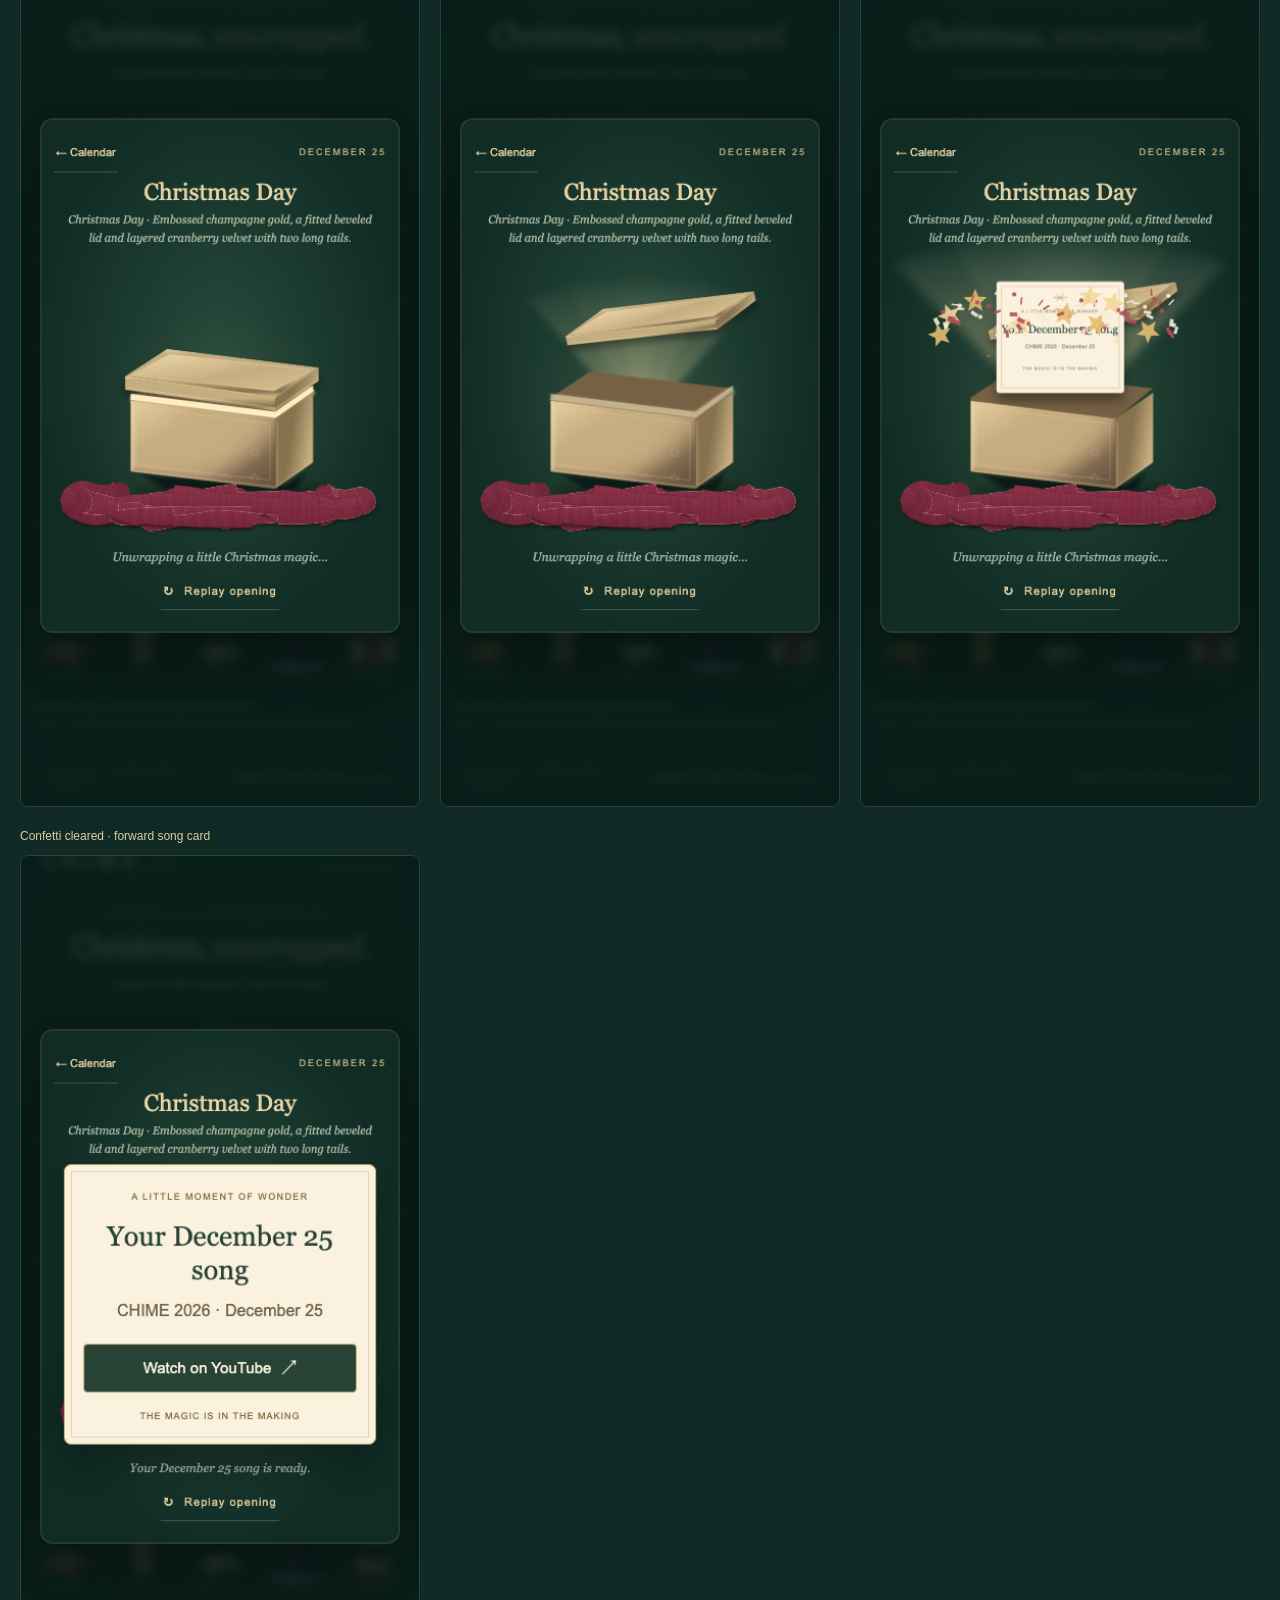
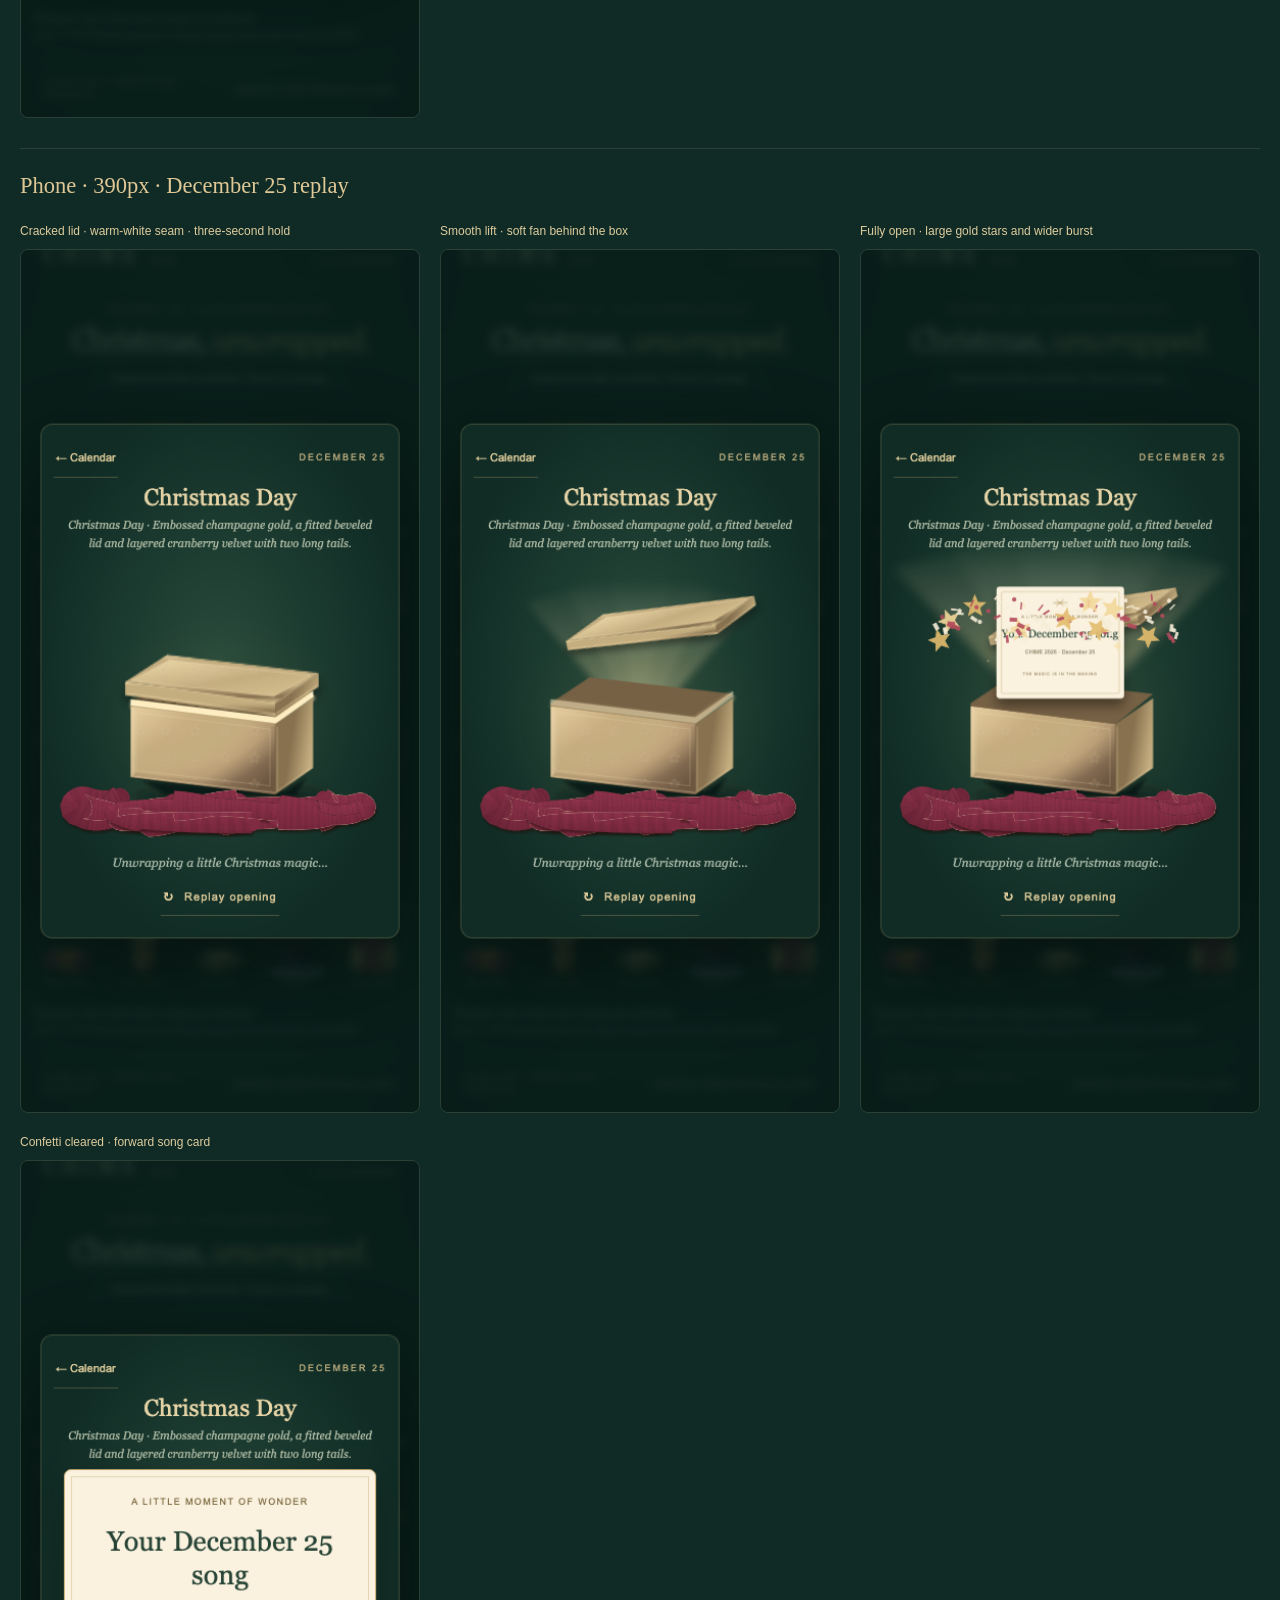
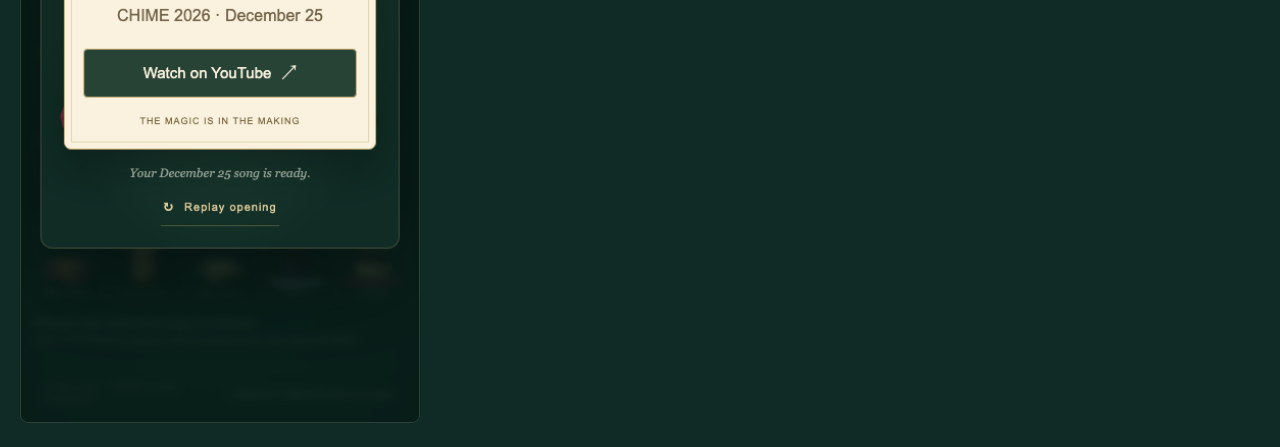
<file: previews/reveal-flow.html>
<!doctype html><html lang="en"><meta charset="utf-8"><meta name="viewport" content="width=device-width,initial-scale=1"><title>CHIME · Christmas Eve and Christmas Day opening review</title><style>*{box-sizing:border-box}body{margin:0;padding:24px 16px;background:#102b25;color:#eee7d7;font:15px/1.6 Arial,sans-serif}main{max-width:1240px;margin:auto}h1,h2{font-family:Georgia,serif;color:#dfc896;font-weight:normal}a{color:#dfc896}p{color:#b5c2ad}section{border-top:1px solid #c5bc8f26;margin-top:30px}.views{display:grid;grid-template-columns:repeat(3,minmax(0,1fr));gap:20px}figure{margin:0}figcaption{font-size:12px;margin-bottom:8px;color:#ddcc9e}img{display:block;width:100%;height:auto;border:1px solid #c5bc8f26;border-radius:8px}@media(max-width:760px){.views{grid-template-columns:1fr;max-width:390px;margin:auto}}</style><main><h1>Christmas Eve &amp; Christmas Day · finale review</h1><p>Actual browser captures at 1440 × 1000 and 390 × 844. Day 24 keeps its approved reveal. Day 25 cracks its lid for 200ms, holds visibly still with the seam lit for three seconds, then lifts over 1s while light fans behind it. Only the fully open lid launches the burst; the song card comes forward after the last particle clears.</p><p>December 25 now plays the full supplied “We Wish You a Merry Christmas” recording after the reveal chime. The last confetti pieces drift for another 1.8 seconds before the card comes forward; the music continues. Use the live calendar to listen, replay, or try Watch on YouTube’s quick music fade. Previously opened gifts restore silently.</p><p><a href="../">Try the calendar</a> · <a href="index.html">Closed gifts and phone grid</a></p><section><h2>December 25 · music timing review</h2><p>Full 10.496-second recording after the chime. Last confetti lingers 1.8 seconds into the music; the card then advances while the clip continues. Web Audio checks passed for full playback, Replay, quick Watch fade, closing, silent restoration and cancellation during slow decoding.</p><h3>Desktop</h3><div class="views"><figure><figcaption>Music has started · confetti still drifting</figcaption><a href="25-music-desktop-drift.png"><img src="25-music-desktop-drift.png" alt="Desktop: Music has started · confetti still drifting" loading="lazy"></a></figure><figure><figcaption>Card forward · music still playing</figcaption><a href="25-music-desktop-card.png"><img src="25-music-desktop-card.png" alt="Desktop: Card forward · music still playing" loading="lazy"></a></figure></div><h3>iPhone size</h3><div class="views"><figure><figcaption>Music has started · confetti still drifting</figcaption><a href="25-music-iPhone-size-drift.png"><img src="25-music-iPhone-size-drift.png" alt="iPhone size: Music has started · confetti still drifting" loading="lazy"></a></figure><figure><figcaption>Card forward · music still playing</figcaption><a href="25-music-iPhone-size-card.png"><img src="25-music-iPhone-size-card.png" alt="iPhone size: Card forward · music still playing" loading="lazy"></a></figure></div></section><section><h2>Desktop · 1440px · December 24 reference</h2><div class="views"><figure><figcaption>Approved wrapped gift</figcaption><a href="24-finale-desktop-wrapped.png"><img src="24-finale-desktop-wrapped.png" alt="December 24 desktop: Approved wrapped gift" loading="lazy"></a></figure><figure><figcaption>Original 28-piece flourish</figcaption><a href="24-finale-desktop-burst.png"><img src="24-finale-desktop-burst.png" alt="December 24 desktop: Original 28-piece flourish" loading="lazy"></a></figure><figure><figcaption>Readable song card</figcaption><a href="24-finale-desktop-card.png"><img src="24-finale-desktop-card.png" alt="December 24 desktop: Readable song card" loading="lazy"></a></figure></div></section><section><h2>Desktop · 1440px · December 25 first opening</h2><div class="views"><figure><figcaption>Cracked lid · warm-white seam · three-second hold</figcaption><a href="25-finale-desktop-seam.png"><img src="25-finale-desktop-seam.png" alt="December 25 desktop: Cracked lid · warm-white seam · three-second hold" loading="lazy"></a></figure><figure><figcaption>Smooth lift · soft fan behind the box</figcaption><a href="25-finale-desktop-fan.png"><img src="25-finale-desktop-fan.png" alt="December 25 desktop: Smooth lift · soft fan behind the box" loading="lazy"></a></figure><figure><figcaption>Fully open · large gold stars and wider burst</figcaption><a href="25-finale-desktop-burst.png"><img src="25-finale-desktop-burst.png" alt="December 25 desktop: Fully open · large gold stars and wider burst" loading="lazy"></a></figure><figure><figcaption>Confetti cleared · forward song card</figcaption><a href="25-finale-desktop-card.png"><img src="25-finale-desktop-card.png" alt="December 25 desktop: Confetti cleared · forward song card" loading="lazy"></a></figure></div></section><section><h2>Desktop · 1440px · December 25 replay</h2><div class="views"><figure><figcaption>Cracked lid · warm-white seam · three-second hold</figcaption><a href="25-finale-desktop-replay-seam.png"><img src="25-finale-desktop-replay-seam.png" alt="December 25 desktop: Cracked lid · warm-white seam · three-second hold" loading="lazy"></a></figure><figure><figcaption>Smooth lift · soft fan behind the box</figcaption><a href="25-finale-desktop-replay-fan.png"><img src="25-finale-desktop-replay-fan.png" alt="December 25 desktop: Smooth lift · soft fan behind the box" loading="lazy"></a></figure><figure><figcaption>Fully open · large gold stars and wider burst</figcaption><a href="25-finale-desktop-replay-burst.png"><img src="25-finale-desktop-replay-burst.png" alt="December 25 desktop: Fully open · large gold stars and wider burst" loading="lazy"></a></figure><figure><figcaption>Confetti cleared · forward song card</figcaption><a href="25-finale-desktop-replay-card.png"><img src="25-finale-desktop-replay-card.png" alt="December 25 desktop: Confetti cleared · forward song card" loading="lazy"></a></figure></div></section><section><h2>Phone · 390px · December 24 reference</h2><div class="views"><figure><figcaption>Approved wrapped gift</figcaption><a href="24-finale-phone-wrapped.png"><img src="24-finale-phone-wrapped.png" alt="December 24 phone: Approved wrapped gift" loading="lazy"></a></figure><figure><figcaption>Original 28-piece flourish</figcaption><a href="24-finale-phone-burst.png"><img src="24-finale-phone-burst.png" alt="December 24 phone: Original 28-piece flourish" loading="lazy"></a></figure><figure><figcaption>Readable song card</figcaption><a href="24-finale-phone-card.png"><img src="24-finale-phone-card.png" alt="December 24 phone: Readable song card" loading="lazy"></a></figure></div></section><section><h2>Phone · 390px · December 25 first opening</h2><div class="views"><figure><figcaption>Cracked lid · warm-white seam · three-second hold</figcaption><a href="25-finale-phone-seam.png"><img src="25-finale-phone-seam.png" alt="December 25 phone: Cracked lid · warm-white seam · three-second hold" loading="lazy"></a></figure><figure><figcaption>Smooth lift · soft fan behind the box</figcaption><a href="25-finale-phone-fan.png"><img src="25-finale-phone-fan.png" alt="December 25 phone: Smooth lift · soft fan behind the box" loading="lazy"></a></figure><figure><figcaption>Fully open · large gold stars and wider burst</figcaption><a href="25-finale-phone-burst.png"><img src="25-finale-phone-burst.png" alt="December 25 phone: Fully open · large gold stars and wider burst" loading="lazy"></a></figure><figure><figcaption>Confetti cleared · forward song card</figcaption><a href="25-finale-phone-card.png"><img src="25-finale-phone-card.png" alt="December 25 phone: Confetti cleared · forward song card" loading="lazy"></a></figure></div></section><section><h2>Phone · 390px · December 25 replay</h2><div class="views"><figure><figcaption>Cracked lid · warm-white seam · three-second hold</figcaption><a href="25-finale-phone-replay-seam.png"><img src="25-finale-phone-replay-seam.png" alt="December 25 phone: Cracked lid · warm-white seam · three-second hold" loading="lazy"></a></figure><figure><figcaption>Smooth lift · soft fan behind the box</figcaption><a href="25-finale-phone-replay-fan.png"><img src="25-finale-phone-replay-fan.png" alt="December 25 phone: Smooth lift · soft fan behind the box" loading="lazy"></a></figure><figure><figcaption>Fully open · large gold stars and wider burst</figcaption><a href="25-finale-phone-replay-burst.png"><img src="25-finale-phone-replay-burst.png" alt="December 25 phone: Fully open · large gold stars and wider burst" loading="lazy"></a></figure><figure><figcaption>Confetti cleared · forward song card</figcaption><a href="25-finale-phone-replay-card.png"><img src="25-finale-phone-replay-card.png" alt="December 25 phone: Confetti cleared · forward song card" loading="lazy"></a></figure></div></section></main></html>
</file>
<file: style.css>
:root{color-scheme:dark;font-family:Arial,Helvetica,sans-serif;color:#eee7d7;background:#102b25;font-synthesis:none}
*{box-sizing:border-box}body{margin:0;min-height:100svh;background:radial-gradient(ellipse at 50% 53%,#25493b 0,#15362d 40%,#0c231f 100%);position:relative}body:before{content:"";position:fixed;inset:0;pointer-events:none;opacity:.16;background-image:url("data:image/svg+xml,%3Csvg viewBox='0 0 180 180' xmlns='http://www.w3.org/2000/svg'%3E%3Cfilter id='n'%3E%3CfeTurbulence type='fractalNoise' baseFrequency='.8' numOctaves='3' stitchTiles='stitch'/%3E%3C/filter%3E%3Cpath fill='%23fff' filter='url(%23n)' opacity='.25' d='M0 0h180v180H0z'/%3E%3C/svg%3E")}
header,footer{position:relative;display:flex;justify-content:space-between;align-items:center;margin:0 5.5%;}header{height:105px;border-bottom:1px solid #c5bc8f26}.wordmark{color:#f0e8d1;text-decoration:none;font:26px Georgia,serif;letter-spacing:6px}.wordmark span{font:10px Arial,sans-serif;letter-spacing:2px;display:inline-block;margin-left:12px;color:#c8b789}.edition,footer{font-size:9px;letter-spacing:2px;color:#b1b4a0}.eyebrow{font-size:9px;letter-spacing:2.8px;color:#d2bb82;margin:41px 16px 17px}main{text-align:center}h1{font:normal clamp(36px,5vw,58px)/1.15 Georgia,'Times New Roman',serif;letter-spacing:-1.6px;margin:0 15px}h1 em{font-weight:normal;color:#dfc896}.intro{font:13px/1.7 Arial,sans-serif;color:#b8c2b4;margin:17px 20px 0}.stage{width:min(600px,100%);aspect-ratio:600/490;position:relative;margin:-7px auto -20px}.gift{position:relative;display:block;width:100%;height:100%;overflow:visible}.halo{position:absolute;inset:18% 5% 0;background:radial-gradient(ellipse,#d1ac5a13,transparent 65%);pointer-events:none}.open-gift{position:absolute;left:24%;top:37%;width:52%;height:50%;border:0;background:transparent;cursor:pointer;border-radius:10px;color:#dcc795;touch-action:manipulation}.open-gift>span{position:absolute;top:103%;left:0;width:100%;font-size:10px;letter-spacing:1.8px}.open-gift>span span{margin-left:9px}.open-gift:hover>span{color:#fff1c7}.open-gift:focus-visible{outline:1px solid #e6c78b;outline-offset:7px}.stage.is-opening .open-gift{visibility:hidden}.under-gift{min-height:86px;position:relative}.under-gift p{font:italic 13px Georgia,serif;color:#a7b7a8;margin:20px 15px 14px}.replay{font:10px Arial,sans-serif;letter-spacing:1px;color:#e2cd9b;background:transparent;border:0;border-bottom:1px solid #c9af713d;padding:8px 2px;cursor:pointer;transition:opacity .3s}.replay span{font-size:16px;margin-right:6px}.replay:disabled{opacity:0;pointer-events:none}.replay:focus-visible,a:focus-visible{outline:2px solid #dfc896;outline-offset:4px}footer{border-top:1px solid #c5bc8f26;min-height:65px;margin-top:24px;font-size:8px;letter-spacing:1.6px}footer span:last-child{font:italic 12px Georgia,serif;letter-spacing:0;color:#a2b1a4}.card-kicker{text-anchor:middle;font:6.2px Arial,sans-serif;letter-spacing:1.2px;fill:#8b774e}.card-title{text-anchor:middle;font:18px Georgia,serif;fill:#274336}.card-artist{text-anchor:middle;font:9px Arial,sans-serif;fill:#887b62}.card-play{text-anchor:middle;font:7px Arial,sans-serif;letter-spacing:.8px;fill:#f8e9c6}#song-link{pointer-events:none}#song-link:hover rect{fill:#345d49}.is-open #song-link{pointer-events:auto}.song-card,.inner-light,.sparkles{opacity:0}.song-card{transform:translateY(0)}.present,.box-lid{transform-box:view-box;transform-origin:300px 240px}.present{transform-origin:300px 414px}.is-opening .present{animation:wiggle .48s ease-in-out both}.is-opening .box-lid{animation:lift 1.1s 3.6s cubic-bezier(.22,.7,.25,1) both}.is-opening .song-card{animation:card 1.05s 3.85s cubic-bezier(.22,.7,.25,1) both}.is-opening .inner-light{animation:glow 1.3s 3.6s ease both}.is-opening .sparkles{animation:sparkle 1.2s 3.7s ease both;transform-origin:300px 270px}.is-open .halo{background:radial-gradient(ellipse,#dbb75b20,transparent 68%)}
/* Body/lid/card < ribbon < sparkles < unwrap button. All decorative layers
   ignore taps; the plane follows the SVG viewBox and present transforms. */
.ribbon-plane{position:absolute;left:0;top:0;width:600px;height:490px;transform-origin:0 0;pointer-events:none}
#ribbon-canvas{display:block;width:600px;height:490px}
.ribbon-effects{position:absolute;inset:0;width:600px;height:490px;overflow:visible}
@keyframes wiggle{0%,100%{transform:rotate(0)}25%{transform:rotate(-1.6deg) translateY(-1px)}55%{transform:rotate(1.8deg)}80%{transform:rotate(-.8deg)}}
@keyframes lift{0%{transform:translateY(0)}25%{transform:translate(0,-24px) rotate(-3deg)}100%{transform:translate(38px,-124px) rotate(-16deg) scaleY(.63)}}
@keyframes card{0%{opacity:0;transform:translateY(0)}15%{opacity:1}100%{opacity:1;transform:translateY(-151px)}}
@keyframes glow{0%{opacity:0}55%{opacity:1;transform:scale(1.14)}100%{opacity:.65}}
@keyframes sparkle{0%{opacity:0;transform:translateY(45px) scale(.6)}35%{opacity:.9}80%{opacity:.65}100%{opacity:0;transform:translateY(-35px) scale(1.1)}}
@media(min-width:1000px) and (min-height:850px){header{height:120px}.eyebrow{margin-top:60px}.stage{width:650px}footer{margin-top:38px}}
@media(max-width:540px){header{height:80px}.wordmark{font-size:22px;letter-spacing:4px}.wordmark span{font-size:9px;margin-left:8px}.edition{max-width:110px;text-align:right;font-size:7px;line-height:1.8;letter-spacing:1.3px}.eyebrow{margin-top:36px;font-size:7px;letter-spacing:2px}.intro{font-size:12px;max-width:260px;margin:16px auto 9px}.stage{margin-top:8px;margin-bottom:0}.under-gift p{font-size:12px;margin-top:25px}footer{gap:20px;min-height:80px;margin-top:18px}footer span:first-child{max-width:150px;font-size:7px;line-height:1.8}footer span:last-child{font-size:10px;text-align:right}}
@media(prefers-reduced-motion:reduce){.is-opening .present,.is-opening .box-lid,.is-opening .song-card,.is-opening .inner-light,.is-opening .sparkles{animation-duration:1ms;animation-delay:0ms}.is-opening .sparkles{display:none}}
/* Development study controls; all designs share the opening controller. */
.design-picker{display:flex;justify-content:center;gap:10px;margin:28px auto 0;padding:0 20px;max-width:820px}
.design-picker button{display:flex;align-items:center;gap:12px;text-align:left;flex:1;max-width:250px;padding:14px;border:1px solid #c5bc8f30;border-radius:8px;background:#0c231f55;color:#b8c2b4;cursor:pointer;transition:background .2s,border-color .2s}
.design-picker button:hover{background:#ffffff09;border-color:#dcc79588}
.design-picker button[aria-pressed=true]{border-color:#d6bd83;background:#d6bd8310;color:#f1e6cd}
.design-picker button:focus-visible{outline:2px solid #dfc896;outline-offset:4px}
.design-picker b{display:block;font-size:11px;font-weight:normal;letter-spacing:.4px}
.design-picker small{display:block;font-size:9px;letter-spacing:.5px;margin-top:6px;color:#a9b4a5}
.swatch{display:block;flex-shrink:0;width:25px;height:30px;border-radius:2px;box-shadow:inset -4px -2px 7px #0003;position:relative}
.swatch:after{content:"";position:absolute;inset:0 10px;background:#d5b46e}.crimson{background:#962c40}.ivory{background:#e4d7b5}.ivory:after{background:#305e45}.midnight{background:#345771;height:36px;width:22px}.midnight:after{background:#c4d0d9;inset:0 10px}
.design-note{font:italic 12px/1.6 Georgia,serif;color:#b8c2b4;margin:15px 20px 0;min-height:20px}
.stage{margin-top:-10px}.open-gift{top:25%;height:62%;left:19%;width:62%}.open-gift>span{top:102%}
.replay:disabled{opacity:.45}.under-gift{min-height:90px}
.stage[data-design=ivory] .box-body path[fill="url(#paper-reflection)"],.stage[data-design=ivory] .box-lid path[fill="url(#paper-reflection)"]{opacity:.12}
.stage[data-design=ivory] .box-body path[fill="url(#paper-bloom)"]{opacity:.2}
.stage[data-design=midnight] .box-body path[fill="url(#paper-bloom)"]{opacity:.25}
.stage[data-design=midnight] .box-body path[stroke],.stage[data-design=midnight] .box-lid path[stroke]{stroke:#b8d3df}
.stage[data-design=ivory] .box-body path[stroke],.stage[data-design=ivory] .box-lid path[stroke]{stroke:#8f8263}
@media(max-width:600px){.design-picker{gap:6px;padding:0 14px;margin-top:23px}.design-picker button{padding:12px 6px;justify-content:center;flex-direction:column;gap:9px;text-align:center}.design-picker b{font-size:9px;line-height:1.6}.design-picker small{font-size:8px;line-height:1.5;letter-spacing:0}.design-note{font-size:11px;max-width:300px;margin:14px auto 0;padding:0 12px;min-height:36px}.stage{margin-top:0}.edition{font-size:8px}.eyebrow{margin-top:26px}.intro{max-width:300px}.under-gift p{line-height:1.6}}
@media(prefers-reduced-motion:reduce){.design-picker button{transition:none}}
.stage[data-design=ivory] .box-lid path[fill="#421421"]{fill:#807458}
.stage[data-design=midnight] .box-lid path[fill="#421421"]{fill:#112438}
.stage[data-design=ivory] .present>path[fill="#3f1822"]{fill:#8f8062}
.stage[data-design=midnight] .present>path[fill="#3f1822"]{fill:#192d42}

/* Comparison shelf and one animated work surface. The shelf may span rows. */
.design-picker{display:grid;grid-template-columns:repeat(6,minmax(0,1fr));max-width:1100px;gap:9px}
.design-picker button{min-width:0;max-width:none;flex-direction:column;gap:2px;padding:7px 7px 14px;text-align:center;border-radius:5px}
.design-thumbnail{display:block;width:100%;height:100px;object-fit:contain;pointer-events:none}
.design-picker b{font-size:10px;line-height:1.5}
.design-picker small{font-size:8px;line-height:1.6;min-height:26px;margin-top:4px}
.design-note{max-width:700px;margin:18px auto 0;padding:0 20px;min-height:38px}
.stage{margin-top:-50px}
.stage[data-design=plum] .present>path,.stage[data-design=emerald] .present>path{fill:#21312b}
.stage[data-design=kraft] .present>path{fill:#67503a}
.stage[data-material=linen] .box-lid{filter:none}
.is-opening[data-design=kraft] .box-lid{animation-name:parcel-peel}
@keyframes parcel-peel{0%{transform:translateY(0)}30%{transform:translate(-8px,-20px) rotate(2deg)}100%{transform:translate(-32px,-125px) rotate(12deg) scaleY(.65)}}
@media(max-width:900px){.design-picker{grid-template-columns:repeat(3,minmax(0,1fr));max-width:650px}.design-thumbnail{height:85px}.design-picker small{min-height:14px}.eyebrow{margin-top:30px}}
@media(max-width:600px){.design-picker{gap:7px;margin-top:20px}.design-picker button{padding:3px 5px 10px;gap:1px}.design-thumbnail{height:69px}.design-picker b{font-size:9px}.design-picker small{font-size:8px;min-height:25px}.design-note{min-height:54px;max-width:340px;font-size:12px;margin-top:15px}.stage{margin-top:-35px}.under-gift p{margin-top:12px}h1{font-size:clamp(29px,7.7vw,44px)}.edition{max-width:100px;font-size:7px}.eyebrow{font-size:7px;letter-spacing:1.5px}.intro{padding:0 12px}footer{margin-top:12px}}
/* New constructions keep their own edges and interior colour. */
.stage[data-shape=book] .present>path,.stage[data-shape=frost] .present>path,.stage[data-shape=copper] .present>path,.stage[data-shape=rose] .present>path,.stage[data-shape=citrus] .present>path,.stage[data-shape=oval] .present>path{fill:#25342d}
.preview-jump{display:block;width:fit-content;margin:12px auto;color:#c4b58c;font-size:10px;line-height:1.7;letter-spacing:.6px;text-decoration:none;border-bottom:1px solid #c4b58c40;position:relative;z-index:1}
.preview-jump:hover{color:#fff0c9}
#present-studies,#stage{scroll-margin-top:24px}
.is-opening[data-design=book] .box-lid{animation-name:book-cover}
@keyframes book-cover{0%{transform:translateY(0)}30%{transform:translate(-12px,-20px) rotate(-5deg)}100%{transform:translate(-56px,-116px) rotate(-28deg) scaleY(.65)}}
.is-opening[data-design=copper] .song-card{animation-name:tower-card}
@keyframes tower-card{0%{opacity:0;transform:translateY(0)}15%{opacity:1}100%{opacity:1;transform:translateY(-220px)}}
/* Construction-specific release cues; lids wait for the ribbon to settle. */
.is-opening[data-arrangement]:not([data-arrangement=""]) .box-lid,.is-opening[data-arrangement]:not([data-arrangement=""]) .inner-light{animation-delay:var(--lid-delay)}
.is-opening[data-arrangement]:not([data-arrangement=""]) .song-card{animation-delay:var(--card-delay)}
.is-opening[data-arrangement]:not([data-arrangement=""]) .sparkles{animation-delay:var(--sparkle-delay)}
@media(prefers-reduced-motion:reduce){.is-opening[data-arrangement]:not([data-arrangement=""]) .box-lid,.is-opening[data-arrangement]:not([data-arrangement=""]) .song-card,.is-opening[data-arrangement]:not([data-arrangement=""]) .inner-light,.is-opening[data-arrangement]:not([data-arrangement=""]) .sparkles{animation-delay:0ms}}

.is-opening[data-design=oval] .box-lid{animation-name:case-lid;transform-origin:300px 285px}
@keyframes case-lid{0%{transform:translateY(0)}30%{transform:translate(0,-27px)}100%{transform:translate(-40px,-135px) rotate(-7deg)}}
.reveal-confetti{position:absolute;inset:0;width:100%;height:100%;pointer-events:none;z-index:2}
@media(prefers-reduced-motion:reduce){.reveal-confetti{display:none}}

/* Fitted lids for the four new solid-finish boxes; approved designs stay untouched. */
.is-opening[data-design=forest] .box-lid{animation-name:slim-fitted-lid;transform-origin:306px 314px}
@keyframes slim-fitted-lid{0%{transform:translate(0,0)}25%{transform:translate(0,-18px)}100%{transform:translate(26px,-116px) rotate(-10deg) scaleY(.65)}}
.is-opening[data-design=nocturne] .box-lid{animation-name:octagonal-lid;transform-origin:300px 284px}
@keyframes octagonal-lid{0%{transform:translate(0,0)}25%{transform:translate(0,-24px)}100%{transform:translate(35px,-124px) rotate(-13deg) scaleY(.66)}}
.is-opening[data-design=cranberry] .box-lid{animation-name:round-fitted-lid;transform-origin:300px 310px}
@keyframes round-fitted-lid{0%{transform:translate(0,0)}25%{transform:translate(0,-20px)}100%{transform:translate(28px,-116px) rotate(-10deg) scaleY(.63)}}
.stage[data-shape=burgundy] .present>path{fill:#351c2b}
.stage[data-shape=forest] .present>path{fill:#142b24}
.stage[data-shape=nocturne] .present>path{fill:#142039}
.stage[data-shape=cranberry] .present>path{fill:#462332}

/* Days 17–20 use fitted lids and the same release timeline as the collection. */
.is-opening[data-design=ivoryHatbox] .box-lid{animation-name:round-fitted-lid;transform-origin:300px 224px}
.is-opening[data-design=ivoryHatbox] .song-card{animation-name:hatbox-card}
@keyframes hatbox-card{0%{opacity:0;transform:translateY(0)}15%{opacity:1}100%{opacity:1;transform:translateY(-190px)}}
.stage[data-shape=ivoryHatbox] .present>path{fill:#706b58}
.stage[data-shape=glacier] .present>path{fill:#3f5964}
.stage[data-shape=plumStep] .present>path{fill:#2a1b2b}
.stage[data-shape=evergreen] .present>path{fill:#686d53}

/* Days 21–24: scoped fitted-lid silhouettes; shared opening and card cues. */
.is-opening[data-design=mulberry] .box-lid{animation-name:slim-fitted-lid;transform-origin:300px 310px}
.is-opening[data-design=ivoryStripe] .song-card{animation-name:hatbox-card}
.is-opening[data-design=brassOval] .box-lid{animation-name:case-lid;transform-origin:300px 315px}
.is-opening[data-design=christmasEve] .box-lid{animation-name:octagonal-lid;transform-origin:300px 250px}
.stage[data-shape=mulberry] .present>path{fill:#341b2d}
.stage[data-shape=ivoryStripe] .present>path{fill:#766b52}
.stage[data-shape=brassOval] .present>path{fill:#112c26}
.stage[data-shape=christmasEve] .present>path{fill:#111d32}

/* Christmas Day's fitted beveled lid uses the approved lift and card cues. */
.is-opening[data-design=christmasDay] .box-lid{animation-name:octagonal-lid;transform-origin:300px 260px}
.stage[data-shape=christmasDay] .present>path{fill:#766145}

/* A brief interior glow on Christmas Day; it fades before the readable card arrives. */
.stage[data-design=christmasDay] .inner-light{fill:url(#christmas-interior-light);transform-origin:300px 272px}
.is-opening[data-design=christmasDay] .inner-light{animation-name:christmas-interior-glow;animation-duration:2.4s}
@keyframes christmas-interior-glow{0%{opacity:0;transform:translateY(12px) scale(.85,.6)}35%{opacity:.7;transform:translateY(12px) scale(1,.8)}100%{opacity:0;transform:translateY(12px) scale(1.06,.9)}}
@media(prefers-reduced-motion:reduce){.is-opening[data-design=christmasDay] .inner-light{animation-duration:1ms}}

/* Christmas Day: 200ms crack, 3000ms held seam, then a smooth 1s lift. */
.christmas-seam,.christmas-light-fan{opacity:0;pointer-events:none}
.is-opening[data-design=christmasDay] .box-lid{animation-name:christmas-finale-lid;animation-duration:var(--finale-lid-duration);animation-timing-function:linear}
@keyframes christmas-finale-lid{
 0%{transform:translate(0,0);animation-timing-function:ease-out}
 4.7619%{transform:translate(0,-13px)}
 76.1905%{transform:translate(0,-13px);animation-timing-function:cubic-bezier(.22,.7,.25,1)}
 100%{transform:translate(35px,-124px) rotate(-13deg) scaleY(.66)}
}
.is-opening[data-design=christmasDay] .christmas-seam{animation:christmas-finale-seam var(--finale-lid-duration) var(--lid-delay) linear both}
@keyframes christmas-finale-seam{0%{opacity:0}4.7619%,80%{opacity:1}96%,100%{opacity:0}}
.is-opening[data-design=christmasDay] .christmas-light-fan{transform-origin:300px 322px;animation:christmas-finale-fan 3.2s calc(var(--lid-delay) + var(--finale-lift-delay)) ease-out both}
@keyframes christmas-finale-fan{0%{opacity:0;transform:scale(.25,.45)}31%{opacity:.9;transform:scale(1,1)}58%{opacity:.7;transform:scale(1.08,1.02)}100%{opacity:0;transform:scale(1.12,1.03)}}
@media(prefers-reduced-motion:reduce){
 .is-opening[data-design=christmasDay] .box-lid{animation-duration:1ms}
 .is-opening[data-design=christmasDay] .christmas-seam,.is-opening[data-design=christmasDay] .christmas-light-fan{animation:none;opacity:0}
}
</file>
<file: calendar.css>
/* Page shell only: approved stage materials and animation rules stay in style.css. */
.calendar-page main{padding-top:clamp(18px,4vw,32px)}
.calendar-page .eyebrow{margin:6px 10px 0;font-size:8px}
.calendar-page h1{font-size:clamp(31px,5vw,46px)}
.calendar-page .intro{margin:10px auto 22px;font-size:12px;max-width:none;padding:0 12px}
.calendar-source{display:none!important}
.calendar{max-width:760px;margin:auto;padding:0 16px}
.calendar-heading{display:flex;justify-content:space-between;align-items:center;color:#c5b381;font-size:9px;letter-spacing:2px;padding:0 3px 12px}
.calendar-heading b{font-weight:normal;color:#93a596;margin-left:5px}
#calendar-progress{letter-spacing:.3px;font:italic 12px Georgia,serif;color:#b6bfa8}
.calendar-grid{display:grid;grid-template-columns:repeat(5,minmax(0,1fr));gap:8px}
.calendar-day{position:relative;min-width:0;min-height:88px;aspect-ratio:1.06;display:flex;align-items:center;justify-content:center;background:linear-gradient(145deg,#cdbd8210,#051d171c);border:1px solid #b9b58a24;border-radius:5px;padding:15px 0 12px;color:#e2d4ac;cursor:pointer;touch-action:manipulation}
.calendar-day:hover{background-color:#d5c68a12;border-color:#d3bd7970}
.calendar-day:focus-visible,.calendar-page button:focus-visible{outline:2px solid #e0c787;outline-offset:3px}
.day-number{position:absolute;top:7px;left:9px;font:12px Georgia,serif;color:#cab98d}
.calendar-present{display:block;width:100%;height:100%;object-fit:contain;pointer-events:none}
.day-state{position:absolute;bottom:5px;font-size:8px;letter-spacing:.5px;color:#a4b298}
.day-opened{background:linear-gradient(145deg,#c7b47617,#041b1617);border-color:#cbb77c52}
.day-opened .day-number{color:#f0dbaa}
.christmas-day{border-color:#cbb77c70}
.day-placeholder{width:48%;height:58%;min-height:34px;border:1px dashed #c4b78744;border-radius:45% 45% 6px 6px;display:flex;flex-direction:column;align-items:center;justify-content:center;color:#c9b47d8c;font:22px Georgia,serif}
.day-placeholder span{font:5px Arial,sans-serif;letter-spacing:1.5px;margin-top:4px}
.day-opened .day-placeholder{border-style:solid;transform:rotate(-5deg);color:#deca94}
.present-dialog button:not(.open-gift){font:11px Arial,sans-serif;color:#dfcc9b;background:transparent;border:0;border-bottom:1px solid #d3bd7945;padding:10px 2px;cursor:pointer;min-height:40px}
.calendar-note{margin:16px 8px;text-align:center;font:14px/1.6 Arial,sans-serif;color:#b8c2b4}
.calendar-playlists{padding-bottom:12px}
.playlist-history{display:flex;flex-wrap:wrap;align-items:center;justify-content:center;gap:0 3px;color:#b8c2b4;font:14px/1.4 Arial,sans-serif}
.playlist-history a{display:inline-flex;align-items:center;justify-content:center;min-width:44px;min-height:44px;color:#e2d4ac;text-underline-offset:3px}
.playlist-history a:hover{color:#fff1c7}
.calendar-load-error{margin:0;font:13px/1.6 Arial,sans-serif;color:#e2d4ac}
.calendar-load-error:not(:empty){margin:0 8px 16px}
.present-dialog{color:#eee7d7;background:radial-gradient(ellipse at 50% 48%,#294b3c,#102c25 75%);border:1px solid #a99c694f;border-radius:12px;padding:18px 22px;width:min(680px,calc(100% - 24px));max-height:calc(100dvh - 24px);overflow:auto;overscroll-behavior:contain;text-align:center;box-shadow:0 25px 100px #0007}
.present-dialog::backdrop{background:#061b16d9;backdrop-filter:blur(5px)}
@media(min-width:541px){
 .present-dialog{background:#234538 radial-gradient(ellipse at 50% 16%,#3d6552,#234538 78%);box-shadow:0 25px 100px #061b1659}
 .present-dialog::backdrop{background:#19392d8c}
 .present-dialog .stage .halo{inset:7% -3% 0;background:radial-gradient(ellipse 56% 52% at 50% 45%,#dfa44b30,#d9a0571a 38%,transparent 85%)}
}
.calendar-dialog-open{overflow:hidden}
.dialog-top{display:flex;align-items:center;justify-content:space-between;gap:12px}
#day-date{font-size:9px;letter-spacing:2px;color:#bfb080}
.present-dialog h2{font:normal clamp(23px,4vw,32px) Georgia,serif;margin:18px 0 0;color:#e6d4a7}
.present-dialog .design-note{font:italic 12px/1.6 Georgia,serif;color:#aebba5;max-width:400px;min-height:0;margin:10px auto 0;padding:0 12px}
.present-dialog .stage{width:min(600px,100%,calc((100dvh - 265px)*1.2245));margin:0 auto 4px}
.present-dialog .under-gift{min-height:70px}
.present-dialog .under-gift p{margin:12px 0 2px;font-size:12px}
.prototype-controls{border-top:1px solid #c5bc8f26;margin-top:12px;padding-top:5px;display:flex;align-items:center;justify-content:space-between;gap:12px}
.prototype-controls span{font:9px/1.6 Arial,sans-serif;color:#8fa28e}
.future-present{padding:38px 15px;color:#bdc7b3}
.future-emblem{width:112px;height:130px;border:1px dashed #c4b78766;border-radius:50% 50% 9px 9px;margin:0 auto 24px;display:grid;place-items:center;font:50px Georgia,serif;color:#d1bb7f}
.future-present p{font:italic 19px Georgia,serif}
.future-present small{display:block;font-size:11px;margin-bottom:16px}
.present-dialog [hidden]{display:none!important}
@media(max-width:540px){.calendar{padding:0 10px}.calendar-grid{gap:5px}.calendar-day{min-height:76px;aspect-ratio:.85;padding:17px 0 12px}.day-number{font-size:11px;left:7px;top:6px}.calendar-page .eyebrow{font-size:6.5px}.calendar-page .intro{margin-bottom:18px;font-size:11px}.calendar-heading{font-size:8px}.present-dialog{padding:12px}.present-dialog h2{margin-top:12px}.present-dialog .design-note{font-size:11px}.prototype-controls span{font-size:8px;max-width:120px}.calendar-day .day-state{font-size:7px}}
@media(max-width:339px){.calendar-grid{grid-template-columns:repeat(4,minmax(0,1fr))}.calendar-day{aspect-ratio:1}.calendar-heading{letter-spacing:1px}}
@media(max-height:550px){.present-dialog .stage{width:min(360px,100%)}.present-dialog .design-note{display:none}}
/* The forward card and its links share one animated surface on every screen. */
.present-dialog .live-present{position:relative}
.reveal-stage{display:grid;grid-template-columns:minmax(0,1fr);min-width:0}
.reveal-stage>.stage{grid-area:1/1;align-self:start}
.readable-card{display:block;position:relative;grid-area:1/1;align-self:center;justify-self:center;z-index:3;width:min(380px,94%);padding:24px 18px 20px;transform-origin:0 0;background:#faf2df;color:#274336;border:1px solid #c6aa71;border-radius:7px;box-shadow:0 16px 40px #020d0b66;outline:1px solid #c6aa7166;outline-offset:-8px;overflow-wrap:anywhere}
.reveal-kicker{font:9px/1.6 Arial,sans-serif;letter-spacing:1.4px;color:#7b673e;margin:0 0 16px}
.readable-card h3{font:normal 27px/1.2 Georgia,serif;margin:0 0 12px}
.reveal-artist{font:16px/1.5 Arial,sans-serif;color:#726348;margin:0 0 20px}
.readable-card .watch-youtube{width:100%}
.card-playlist{display:inline-flex;align-items:center;justify-content:center;min-height:44px;margin-top:2px;padding:6px 8px;color:#345d49;font:13px/1.45 Arial,sans-serif;text-underline-offset:3px}
.card-playlist:hover{color:#17382e}
.card-playlist:focus-visible{outline-color:#345d49}
.reveal-caption{font:9px/1.6 Arial,sans-serif;letter-spacing:1px;color:#7b673e;margin:16px 0 0}
.has-readable-card .song-card{visibility:hidden}
@media(max-width:540px){
 .present-dialog h2{margin-top:6px;font-size:23px}
 .present-dialog .design-note{display:block;margin:6px auto 4px;min-height:0;font-size:11px}
 .present-dialog .stage{width:100%;aspect-ratio:540/455;margin:0 auto 4px}
}

/* December 1 reveal and local-only preview controls. */
.present-dialog{overflow-x:hidden}
.calendar-day:disabled{cursor:default}
.calendar-day:disabled:hover{background-color:transparent;border-color:#b9b58a24}
.calendar-day:disabled .calendar-present{opacity:.65}
.local-preview{max-width:760px;margin:0 auto 22px;padding:12px 16px;display:flex;flex-wrap:wrap;justify-content:center;align-items:center;gap:8px 16px;border:1px dashed #c4b78766;border-radius:5px;color:#c5b381;font:11px/1.5 Arial,sans-serif}
.local-preview strong{flex-basis:100%}
.local-preview a,.local-preview button{color:#e2d4ac;background:none;border:0;padding:12px 4px;min-height:44px;font:inherit;cursor:pointer}
.watch-youtube{display:inline-flex;align-items:center;justify-content:center;gap:10px;min-height:48px;padding:12px 20px;border:1px solid #c6aa71;border-radius:4px;background:#274336;color:#faf2df;text-decoration:none;font:15px/1.4 Arial,sans-serif;touch-action:manipulation}
.watch-youtube:hover{background:#345d49}
.song-pending{font:14px/1.5 Arial,sans-serif;color:inherit}
.calendar-page [hidden]{display:none!important}
@media(max-width:540px){
 .calendar-heading{letter-spacing:1px;gap:8px}
 #calendar-progress{font-size:10px}
}

/* Give the Christmas finale's overlay the available space beside the shared gift. */
@media(min-width:541px){.present-dialog:has(.stage[data-design=christmasDay]){width:min(1100px,calc(100% - 24px))}}
/* Music collection copy and readable, compact five-column calendar. */
.calendar-page .eyebrow{text-transform:uppercase;line-height:1.6;letter-spacing:1.5px}
.calendar-page .intro{max-width:460px;font-size:14px;line-height:1.65}
.calendar-day{width:100%;max-width:100%}
.calendar-day.day-available{border-color:#cbb77c}
.calendar-day:disabled .calendar-present{opacity:.85}
.day-number{font-size:15px;color:#f3e4bd}
.day-state{font-size:10px;color:#e0ddc8;letter-spacing:0}
.day-opened{border-color:#8cae97;background:#9bb59c18}
.day-opened .day-state{color:#d0e4cd}
.present-dialog button.return-calendar{min-width:104px;min-height:48px;padding:12px 16px;border:1px solid #c5bc8f55;border-radius:6px;text-align:left}
.present-dialog .design-note{display:none}
.present-dialog .under-gift{min-height:48px}
.present-dialog #status{position:absolute;width:1px;height:1px;overflow:hidden;clip-path:inset(50%)}
.christmas-greeting{font:italic 18px/1.4 Georgia,serif;color:#7b673e;margin:0 0 16px}
.readable-card h3{font-size:clamp(24px,4vw,30px)}
@media(max-width:540px){
 .calendar-page .intro{font-size:13px;max-width:350px}
 .calendar-grid{grid-template-columns:repeat(5,minmax(0,1fr))}
 .calendar-day .day-number{font-size:13px;left:6px}
 .calendar-day .day-state{font-size:9px}
}
/* Decorative SVG bounds must not widen the scrollable phone dialog. */
.reveal-stage{overflow-x:clip;overflow-y:visible}
</file>
